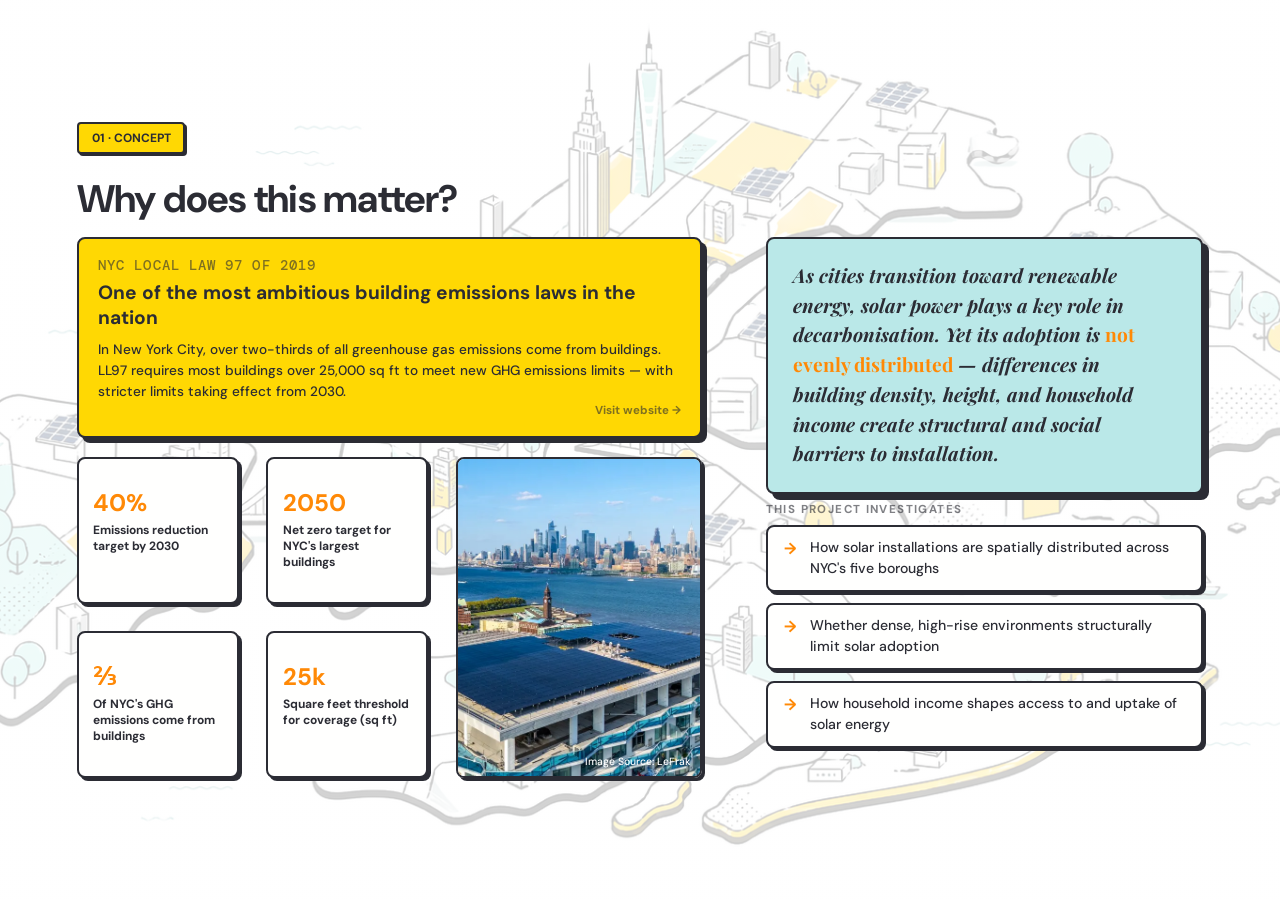
<file: 1concept.html>
<!DOCTYPE html>
<html lang="en">
<head>
  <meta charset="UTF-8" />
  <meta name="viewport" content="width=device-width, initial-scale=1.0" />
  <title>Motivation</title>
  <link rel="stylesheet" href="shared.css" />
  <style>
    html, body { height: 100%; overflow: hidden; }
    body {
      display: flex;
      align-items: center;
      background: linear-gradient(rgba(255, 255, 255, 0.8), rgba(255, 255, 255, 0.8)), url('images/nyc.png') center center / cover no-repeat;
    }

    .page-inner {
      width: 100%;
      max-width: 1400px;
      margin: 0 auto;
      padding: 0 6vw;
    }

    .page-header { margin-bottom: 1rem; }
    .page-header h2 { font-size: clamp(1.8rem, 3vw, 2.8rem); margin-top: 0.5rem; margin-bottom: 0; }

    /* ── MAIN LAYOUT ── */
    .motivation-grid {
      display: grid;
      grid-template-columns: 1fr 0.7fr;
      gap: 4rem;
      align-items: stretch;
    }

    /* ── LEFT: big statement + investigation points ── */
    .left-col { display: flex; flex-direction: column; gap: 1.2rem; justify-content: space-between; }

    .statement-block {
      border: 2.5px solid var(--headline);
      border-radius: 8px;
      background: var(--cyan-dark);
      padding: 1.4rem 1.6rem;
      box-shadow: 6px 6px 0px var(--headline);
    }
    .statement-block p {
      font-family: 'Playfair Display', serif;
      font-style: italic;
      font-weight: 700;
      font-size: clamp(1rem, 1.5vw, 1.25rem);
      line-height: 1.55;
    }
    .statement-block p em {
      color: var(--orange);
      font-style: normal;
    }

    .investigates-label {
      font-weight: 700;
      font-size: 0.72rem;
      letter-spacing: 0.12em;
      text-transform: uppercase;
      color: var(--headline);
      opacity: 0.6;
      margin-bottom: 0.5rem;
    }

    .inv-list { display: flex; flex-direction: column; gap: 0.7rem; }
    .inv-item {
      display: flex;
      align-items: flex-start;
      gap: 0.9rem;
      border: 2.5px solid var(--headline);
      border-radius: 8px;
      background: var(--bg);
      padding: 0.65rem 1rem;
      box-shadow: 3px 3px 0px var(--headline);
      transition: all 0.2s;
    }
    .inv-item:hover { transform: none; box-shadow: 3px 3px 0px var(--headline); cursor: default; }
    .inv-arrow {
      font-size: 1rem;
      color: var(--orange);
      font-weight: 700;
      flex-shrink: 0;
      margin-top: 1px;
    }
    .inv-item p {
      font-size: 0.88rem;
      font-weight: 500;
      line-height: 1.5;
      color: var(--headline);
    }

    /* ── RIGHT: LL97 block ── */
    .right-col { display: flex; flex-direction: column; gap: 0.5rem; }

    .ll97-header-block {
      border: 2.5px solid var(--headline);
      border-radius: 8px;
      background: var(--yellow);
      padding: 1rem 1.2rem;
      box-shadow: 5px 5px 0px var(--headline);
      cursor: pointer;
      transition: all 0.2s;
      display: block;
      text-decoration: none;
      position: relative;
    }
    .ll97-header-block:hover { transform: translate(-2px,-2px); box-shadow: 7px 7px 0px var(--headline); }
    .ll97-law-tag {
      font-family: 'DM Mono', monospace;
      font-weight: 500;
      font-size: 0.72rem;
      letter-spacing: 0.08em;
      text-transform: uppercase;
      color: var(--headline);
      opacity: 0.6;
      margin-bottom: 0.35rem;
    }
    .ll97-header-block h3 {
      font-size: clamp(1rem, 1.5vw, 1.2rem);
      font-weight: 700;
      color: var(--headline);
      line-height: 1.3;
      margin-bottom: 0.5rem;
    }
    .ll97-header-block p {
      font-size: 0.85rem;
      font-weight: 500;
      line-height: 1.55;
      color: var(--headline);
    }

    .ll97-bottom {
      display: grid;
      grid-template-columns: 1fr 0.7fr;
      gap: 1.7rem;
    }
    .ll97-stats-col {
      display: grid;
      grid-template-columns: 1fr 1fr;
      gap: 1.7rem;
    }
    .ll97-stat {
      border: 2.5px solid var(--headline);
      border-radius: 8px;
      background: var(--bg);
      padding: 2rem 0.9rem;
      box-shadow: 3px 3px 0px var(--headline);
    }
    .ll97-stat .stat-val {
      font-family: 'DM Sans', sans-serif;
      font-weight: 700;
      font-size: 1.5rem;
      color: var(--orange);
      line-height: 1;
      margin-bottom: 0.25rem;
    }
    .ll97-stat .stat-lbl {
      font-size: 0.75rem;
      font-weight: 700;
      color: var(--headline);
      line-height: 1.35;
    }

    .ll97-scope {
      border: 2.5px solid var(--headline);
      border-radius: 8px;
      box-shadow: 3px 3px 0px var(--headline);
      overflow: hidden;
      padding: 0;
    }
    .ll97-scope-label {
      font-weight: 700;
      font-size: 0.7rem;
      letter-spacing: 0.12em;
      text-transform: uppercase;
      color: var(--headline);
      opacity: 0.55;
      margin-bottom: 0.4rem;
    }
    .ll97-scope p {
      font-size: 0.83rem;
      font-weight: 500;
      line-height: 1.6;
      color: var(--headline);
    }
    .ll97-scope strong { font-weight: 700; }
  </style>
</head>
<body>
  <div class="page-inner">

    <div class="page-header">
      <div class="tag rv">01 · Concept</div>
      <h2 class="rv d1">Why does this matter?</h2>
    </div>

    <div class="motivation-grid">

      <!-- LEFT: LL97 -->
      <div class="left-col">

        <a class="ll97-header-block rv d1" href="https://www.nyc.gov/site/buildings/codes/ll97-greenhouse-gas-emissions-reductions.page" target="_blank">
          <p class="ll97-law-tag">NYC Local Law 97 of 2019</p>
          <h3>One of the most ambitious building emissions laws in the nation</h3>
          <p>In New York City, over two-thirds of all greenhouse gas emissions come from buildings. LL97 requires most buildings over 25,000 sq ft to meet new GHG emissions limits — with stricter limits taking effect from 2030.</p>
          <p style="font-size:0.72rem; font-weight:700; text-align:right; opacity:0.6;">Visit website →</p>
        </a>

        <div class="ll97-bottom rv d2">
          <div class="ll97-stats-col">
            <div class="ll97-stat">
              <div class="stat-val">40%</div>
              <div class="stat-lbl">Emissions reduction target by 2030</div>
            </div>
            <div class="ll97-stat">
              <div class="stat-val">2050</div>
              <div class="stat-lbl">Net zero target for NYC's largest buildings</div>
            </div>
            <div class="ll97-stat">
              <div class="stat-val">⅔</div>
              <div class="stat-lbl">Of NYC's GHG emissions come from buildings</div>
            </div>
            <div class="ll97-stat">
              <div class="stat-val">25k</div>
              <div class="stat-lbl">Square feet threshold for coverage (sq ft)</div>
            </div>
          </div>

          <div class="ll97-scope rv d3">
            <div style="position:relative; width:100%; height:100%;">
              <img src="images/The_Beach.webp" alt="Rooftop solar panels with NYC skyline" 
                   style="width:100%; height:100%; object-fit:cover; display:block;">
              <span style="position:absolute; bottom:8px; right:10px; 
                           font-size:0.65rem; font-weight:500; color:#ffffff;">
                Image Source: LeFrak
              </span>
            </div>
          </div>
        </div>

      </div>

      <!-- RIGHT: project background -->
      <div class="right-col">

        <div class="statement-block rv d1">
          <p>
            As cities transition toward renewable energy, solar power plays a key role in decarbonisation.
            Yet its adoption is <em>not evenly distributed</em> —
            differences in building density, height, and household income
            create structural and social barriers to installation.
          </p>
        </div>

        <div class="rv d2">
          <p class="investigates-label">This project investigates</p>
          <div class="inv-list">
            <div class="inv-item">
              <span class="inv-arrow">→</span>
              <p>How solar installations are spatially distributed across NYC's five boroughs</p>
            </div>
            <div class="inv-item">
              <span class="inv-arrow">→</span>
              <p>Whether dense, high-rise environments structurally limit solar adoption</p>
            </div>
            <div class="inv-item">
              <span class="inv-arrow">→</span>
              <p>How household income shapes access to and uptake of solar energy</p>
            </div>
          </div>
        </div>

      </div>
    </div>

  </div>

  <script>
    window.addEventListener('load', () => setTimeout(() => {
      document.querySelectorAll('.rv').forEach(e => e.classList.add('on'));
    }, 80));
    window.addEventListener('focus', () => {
      document.querySelectorAll('.rv').forEach(e => e.classList.add('on'));
    });
  </script>
</body>
</html>
</file>
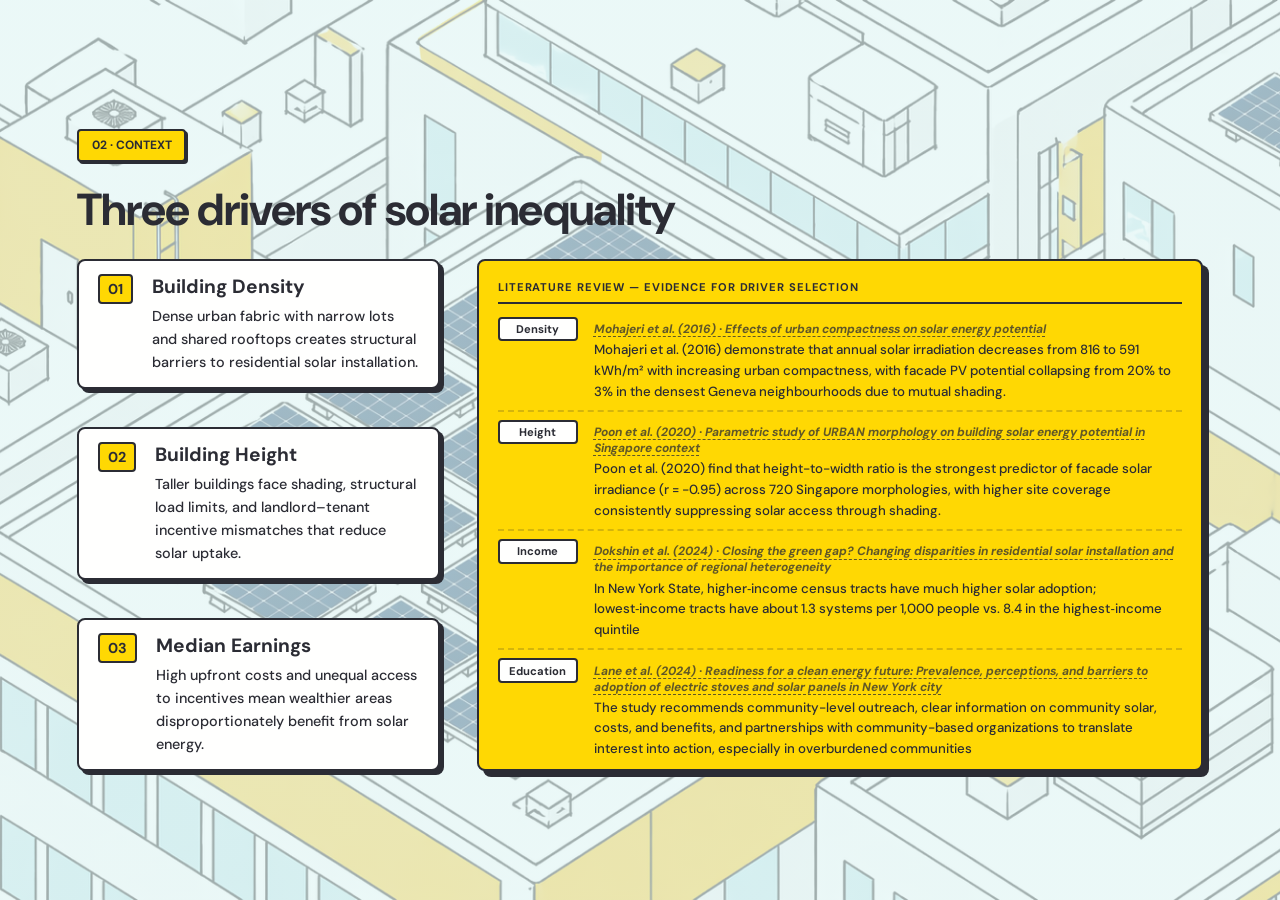
<file: 2context.html>
<!DOCTYPE html>
<html lang="en">
<head>
  <meta charset="UTF-8" />
  <meta name="viewport" content="width=device-width, initial-scale=1.0" />
  <title>Context</title>
  <link rel="stylesheet" href="shared.css" />
  <style>
    html, body { height: 100%; overflow: hidden; scrollbar-width: none; -ms-overflow-style: none; background: var(--cyan-light); }
    body::-webkit-scrollbar { display: none; }
    body { display: flex; align-items: center; padding: 40px 0; background: linear-gradient(rgba(227, 246, 245, 0.7), rgba(227, 246, 245, 0.7)), url('images/context.png') center center / cover no-repeat; }
    .page-inner { width: 100%; max-width: 1400px; margin: 0 auto; padding: 0 6vw; }
    .page-header { margin-bottom: 1.5rem; }
    .page-header h2 { font-size: clamp(2rem, 3.5vw, 3rem); margin-top: 0.5rem; margin-bottom: 0; }
    .concepts-grid { display: grid; grid-template-columns: 0.9fr 1.8fr; gap: 2.3rem; align-items: stretch; }
    .c-cards { display: flex; flex-direction: column; gap: 1.2rem; width: 100%; height: 100%; justify-content: space-between; }
    .c-card {
      border: 2.5px solid var(--headline);
      background: var(--bg);
      border-radius: 8px;
      padding: 0.8rem 1.2rem;
      display: flex;
      gap: 1.2rem;
      align-items: flex-start;
      box-shadow: 4px 4px 0px var(--headline);
      transition: all 0.2s;
      width: 100%;
    }
    .c-card:hover { transform: translate(-2px,-2px); box-shadow: 6px 6px 0px var(--headline); }
    .c-num {
      font-weight: 700; font-size: 0.9rem;
      color: var(--headline); background: var(--yellow);
      border: 2px solid var(--headline); border-radius: 4px;
      padding: 0.25rem 0.5rem; flex-shrink: 0;
    }
    .c-card h3 { font-size: 1.2rem; font-weight: 700; color: var(--headline); margin-bottom: 0.4rem; }
    .c-card p { font-size: 0.9rem; line-height: 1.6; font-weight: 500; }
    .rq-block {
      background: var(--yellow);
      border: 2.5px solid var(--headline);
      border-radius: 8px;
      padding: 1.2rem 1.2rem 0.6rem 1.2rem;
      box-shadow: 6px 6px 0px var(--headline);
    }
    .lit-label {
      font-weight: 700; font-size: 0.7rem; letter-spacing: 0.08em;
      text-transform: uppercase; color: var(--headline);
      border-bottom: 2px solid var(--headline);
      padding-bottom: 0.5rem; margin-bottom: 0.3rem;
    }
    .ctx-list { display: flex; flex-direction: column; gap: 0; }
    .ctx-row {
      display: flex; gap: 1rem; align-items: baseline;
      font-size: 0.85rem; font-weight: 500;
      padding: 0.5rem 0;
      border-bottom: 2px dashed rgba(43,44,52,0.2);
    }
    .ctx-row:last-child { border-bottom: none; padding-bottom: 0; }
    .ctx-tag {
      font-weight: 700; font-size: 0.7rem;
      background: var(--bg); border: 2px solid var(--headline);
      border-radius: 4px; color: var(--headline);
      padding: 0.2rem 0.5rem; flex-shrink: 0;
      min-width: 80px; text-align: center;
    }
    .lit-text { display: flex; flex-direction: column; gap: 0.2rem; }
    .lit-cite { font-style: italic; font-size: 0.75rem; font-weight: 700; opacity: 0.75; }
    .lit-cite a {
      color: var(--headline);
      text-decoration: underline;
      text-decoration-style: dashed;
      text-underline-offset: 3px;
    }
    .lit-cite a:hover {
      opacity: 0.6;
    }
    .lit-find { font-size: 0.83rem; line-height: 1.55; font-weight: 500; }
  </style>
</head>
<body>
  <div class="page-inner">
    <div class="page-header">
      <div class="tag rv">02 · Context</div>
      <h2 class="rv d1">Three drivers of solar inequality</h2>
    </div>
    <div class="concepts-grid">
      <div>
        <div class="c-cards">
          <div class="c-card rv d1"><span class="c-num">01</span><div><h3>Building Density</h3><p>Dense urban fabric with narrow lots and shared rooftops creates structural barriers to residential solar installation.</p></div></div>
          <div class="c-card rv d2"><span class="c-num">02</span><div><h3>Building Height</h3><p>Taller buildings face shading, structural load limits, and landlord–tenant incentive mismatches that reduce solar uptake.</p></div></div>
          <div class="c-card rv d3"><span class="c-num">03</span><div><h3>Median Earnings</h3><p>High upfront costs and unequal access to incentives mean wealthier areas disproportionately benefit from solar energy.</p></div></div>
        </div>
      </div>
      <div class="rq-block rv d1">
        <div class="lit-label">Literature Review — Evidence for Driver Selection</div>
        <div class="ctx-list">

          <div class="ctx-row">
            <span class="ctx-tag">Density</span>
            <div class="lit-text">
              <span class="lit-cite">
                <a href="http://dx.doi.org/10.1016/j.renene.2016.02.053"
                target="_blank">Mohajeri et al. (2016) · Effects of urban compactness on solar energy potential</a></span>
              <span class="lit-find">Mohajeri et al. (2016) demonstrate that annual solar irradiation decreases from 816 to 591 kWh/m² with increasing urban compactness, with facade PV potential collapsing from 20% to 3% in the densest Geneva neighbourhoods due to mutual shading.</span>
            </div>
          </div>

          <div class="ctx-row">
            <span class="ctx-tag">Height</span>
            <div class="lit-text">
              <span class="lit-cite">
                <a href="https://doi.org/10.1016/j.uclim.2020.100624"
                target="_blank">Poon et al. (2020) · Parametric study of URBAN morphology on building solar energy potential in Singapore context</a></span>
              <span class="lit-find">Poon et al. (2020) find that height-to-width ratio is the strongest predictor of facade solar irradiance (r = −0.95) across 720 Singapore morphologies, with higher site coverage consistently suppressing solar access through shading.</span>
            </div>
          </div>

          <div class="ctx-row">
            <span class="ctx-tag">Income</span>
            <div class="lit-text">
              <span class="lit-cite">
                <a href="https://doi.org/10.1016/j.erss.2023.103338"
                target="_blank">Dokshin et al. (2024) · Closing the green gap? Changing disparities in residential solar installation and the importance of regional heterogeneity</a></span>
              <span class="lit-find">In New York State, higher‑income census tracts have much higher solar adoption; lowest‑income tracts have about 1.3 systems per 1,000 people vs. 8.4 in the highest‑income quintile</span>
            </div>
          </div>

          <div class="ctx-row">
            <span class="ctx-tag">Education</span>
            <div class="lit-text">
              <span class="lit-cite">
                <a href="https://doi.org/10.1016/j.enpol.2024.114301"
                target="_blank">Lane et al. (2024) · Readiness for a clean energy future: Prevalence, perceptions, and barriers to adoption of electric stoves and solar panels in New York city</a></span>
              <span class="lit-find">The study recommends community-level outreach, clear information on community solar, costs, and benefits, and partnerships with community-based organizations to translate interest into action, especially in overburdened communities</span>
            </div>
          </div>

        </div>
      </div>
    </div>
  </div>
  <script>window.addEventListener('load', () => setTimeout(() => document.querySelectorAll('.rv').forEach(e => e.classList.add('on')), 80));</script>
</body>
</html>
</file>
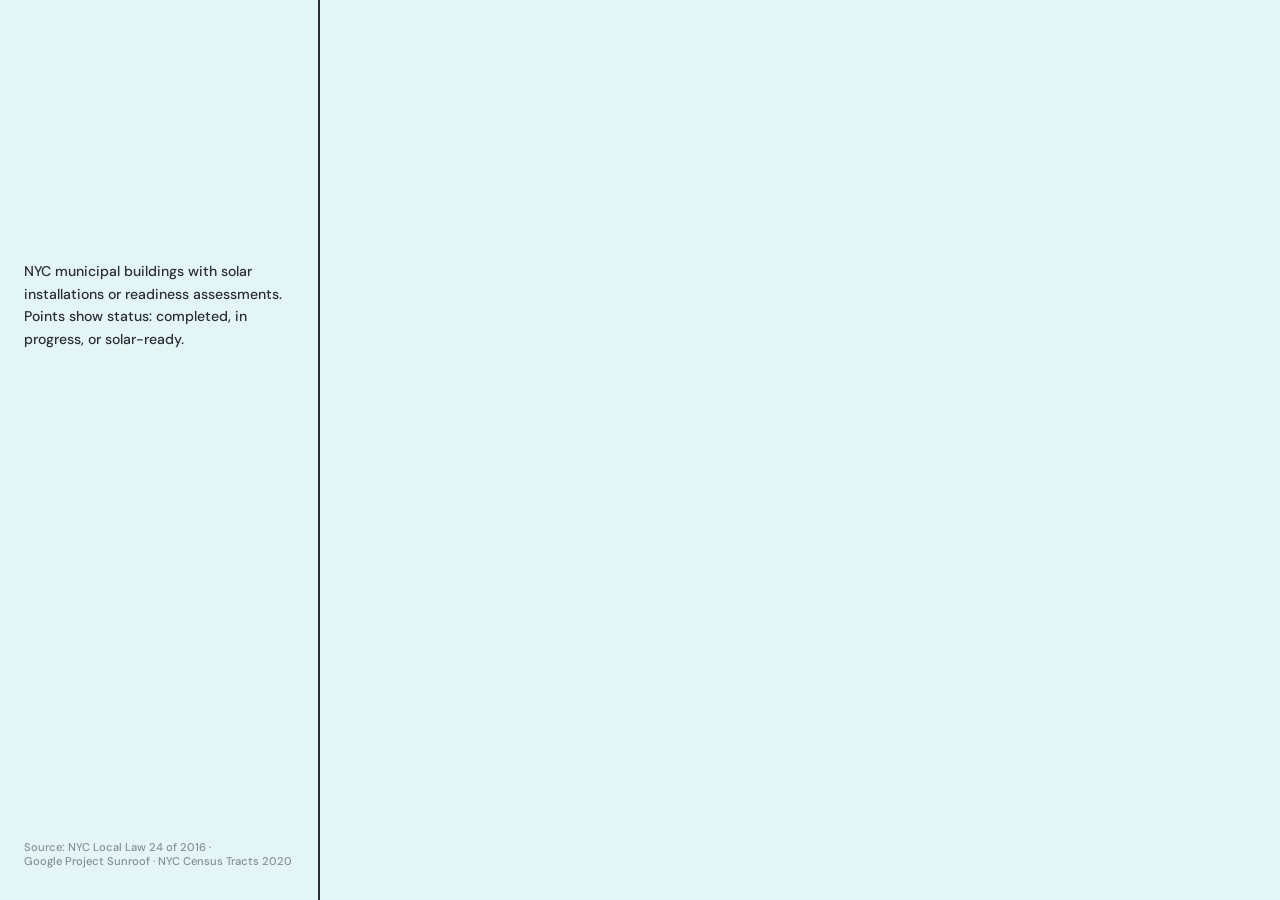
<file: 4solarmap.html>
<!DOCTYPE html>
<html lang="en">
<head>
  <meta charset="UTF-8" />
  <meta name="viewport" content="width=device-width, initial-scale=1.0" />
  <title>Solar Map</title>
  <link rel="stylesheet" href="shared.css" />
  <link href="https://api.mapbox.com/mapbox-gl-js/v3.3.0/mapbox-gl.css" rel="stylesheet" />
  <script src="https://api.mapbox.com/mapbox-gl-js/v3.3.0/mapbox-gl.js"></script>
  <style>
    html, body { height: 100%; overflow: hidden; background: var(--cyan-light); }
    body { display: flex; align-items: stretch; }

    /* ── LAYOUT ── */
    .smap-layout {
      display: grid;
      grid-template-columns: 320px 1fr;
      width: 100%; height: 100%;
    }

    /* ── LEFT PANEL ── */
    .smap-panel {
      padding: 2rem 1.5rem;
      display: flex;
      flex-direction: column;
      gap: 1.2rem;
      overflow-y: auto;
      border-right: 2.5px solid var(--headline);
      background: var(--cyan-light);
    }
    .smap-panel h2 { font-size: 1.6rem; line-height: 1.15; }

    /* Layer toggle */
    .layer-group { display: flex; flex-direction: column; gap: 0.5rem; }
    .layer-label {
      font-weight: 700; font-size: 0.72rem;
      text-transform: uppercase; letter-spacing: 0.08em;
      color: var(--headline); margin-bottom: 0.2rem;
    }
    .t-btn {
      font-weight: 700; font-size: 0.8rem;
      padding: 0.65rem 1rem;
      border: 2px solid var(--headline); border-radius: 6px;
      color: var(--headline); background: var(--bg);
      cursor: pointer; text-align: left; transition: all 0.18s;
      display: flex; align-items: center; gap: 0.6rem;
    }
    .t-btn:hover { background: var(--cyan-dark); }
    .t-btn.active {
      background: var(--yellow);
      box-shadow: 3px 3px 0px var(--headline);
      transform: translateX(3px);
    }
    .t-dot {
      width: 12px; height: 12px;
      border-radius: 50%; border: 2px solid var(--headline);
      flex-shrink: 0;
    }

    /* Legend */
    .legend-box {
      background: var(--bg); border: 2px solid var(--headline);
      border-radius: 8px; padding: 1rem;
      box-shadow: 3px 3px 0px var(--headline);
    }
    .legend-title { font-weight: 700; font-size: 0.72rem; text-transform: uppercase; margin-bottom: 0.75rem; }
    .legend-bar {
      height: 12px; border-radius: 3px; border: 1.5px solid var(--headline);
      margin-bottom: 0.4rem;
    }
    .legend-labels { display: flex; justify-content: space-between; font-size: 0.72rem; font-weight: 700; }
    .legend-steps { display: flex; flex-direction: column; gap: 0.4rem; }
    .legend-step { display: flex; align-items: center; gap: 0.6rem; font-size: 0.78rem; font-weight: 500; }
    .legend-swatch { width: 20px; height: 20px; border-radius: 50%; border: 1.5px solid var(--headline); flex-shrink: 0; }
    .legend-circle-row { display: flex; align-items: center; gap: 0.6rem; font-size: 0.78rem; font-weight: 500; margin: 0.3rem 0; }

    /* Tooltip popup */
    .mapboxgl-popup-content {
      font-family: 'DM Sans', sans-serif;
      font-size: 0.82rem;
      font-weight: 500;
      border: 2px solid var(--headline);
      border-radius: 8px;
      box-shadow: 4px 4px 0px var(--headline);
      padding: 0.9rem 1.1rem;
      min-width: 200px;
    }
    .popup-title { font-weight: 700; font-size: 0.9rem; margin-bottom: 0.5rem; border-bottom: 2px solid var(--headline); padding-bottom: 0.4rem; }
    .popup-row { display: flex; justify-content: space-between; gap: 1rem; padding: 0.2rem 0; }
    .popup-val { font-weight: 700; color: var(--orange); }
    .mapboxgl-popup-close-button {
      right: 8px; top: 8px;
      font-size: 1.1rem; line-height: 1; padding: 2px 6px;
    }

    /* ── MAP ── */
    #map { flex: 1; width: 100%; }
    .mapboxgl-ctrl-attrib { font-size: 0.65rem !important; }
  </style>
</head>
<body>
<div class="smap-layout">

  <!-- LEFT PANEL -->
  <div class="smap-panel">
    <div>
      <div class="tag rv">04 · Solar Map</div>
      <h2 class="rv d1">Solar distribution<br>across NYC</h2>
      <p class="rv d2" style="font-size:0.88rem; line-height:1.6; font-weight:500;">
        NYC municipal solar installations and Project Sunroof census-tract data. Toggle between layers to explore different dimensions of NYC's solar landscape.
      </p>
      <p id="layer-desc" style="font-size:0.88rem; line-height:1.6; font-weight:500;">
        NYC municipal buildings with solar installations or readiness assessments. Points show status: completed, in progress, or solar-ready.
      </p>
    </div>

    <!-- Layer selector -->
    <div class="layer-group rv d3">
      <div class="layer-label">View layer</div>
      <button class="t-btn active" data-layer="status">
        <span class="t-dot" style="background:#ff8906;"></span>
        Municipal installations
      </button>
      <button class="t-btn" data-layer="production">
        <span class="t-dot" style="background:#f7c948;"></span>
        Annual production (kWh)
      </button>
      <button class="t-btn" data-layer="qualified">
        <span class="t-dot" style="background:#74c476;"></span>
        % Roof area qualified
      </button>
      <button class="t-btn" data-layer="sunlight">
        <span class="t-dot" style="background:#bae8e8;"></span>
        Annual sunlight (kWh)
      </button>
    </div>

    <!-- Legend -->
    <div class="legend-box rv d4" id="legend-box">
      <div class="legend-title" id="legend-title">Municipal Solar Status</div>
      <div id="legend-content"></div>
    </div>

    <p style="font-size:0.7rem; font-weight:500; color:var(--headline); opacity:0.5; margin-top:auto;">
      Source: NYC Local Law 24 of 2016 ·<br>Google Project Sunroof · NYC Census Tracts 2020
    </p>
  </div>

  <!-- MAP -->
  <div id="map"></div>
</div>

<script>
  // ── CONFIG ──────────────────────────────────────────────
  mapboxgl.accessToken = 'pk.eyJ1IjoiamllNDIwIiwiYSI6ImNtbGVrZGRtdzFkdG8zZnF1YWh2NmQxeXoifQ.xOUynY51_9IOQhcyo-Uh4A';

  const map = new mapboxgl.Map({
    container: 'map',
    style: 'mapbox://styles/mapbox/light-v11',
    center: [-73.97, 40.71],
    zoom: 10,
    minZoom: 9,
    maxZoom: 15,
  });

  map.addControl(new mapboxgl.NavigationControl(), 'bottom-right');

  // ── LAYER DEFINITIONS ────────────────────────────────────
  const layers = {
    status: {
      label: 'Municipal Solar Status',
      desc: 'NYC municipal buildings with solar installations or readiness assessments. Points show status: completed, in progress, or solar-ready.',
      legendType: 'dots',
      labels: ['Completed', 'In Progress', 'Solar Ready'],
      colors: ['#ff8906', '#3db87a', '#78cfd4'],
    },
    production: {
      label: 'Estimated Annual Production (kWh)',
      desc: 'Estimated annual solar energy production for each municipal building. Larger and darker circles indicate higher output.',
      legendType: 'bubbles',
      labels: ['< 50k kWh', '150k kWh', '300k+ kWh'],
      colors: ['#ffffcc', '#fd8d3c', '#800026'],
    },
    qualified: {
      label: '% Roof Area Solar-Qualified',
      desc: 'Percentage of rooftop area with sufficient size and sunlight to support solar panels, regardless of whether panels are installed.',
      property: 'percent_qualified',
      stops: [0, 50, 65, 75, 85, 100],
      colors: ['#f7fcf5','#c7e9c0','#74c476','#31a354','#006d2c','#00441b'],
      legendType: 'gradient',
      labels: ['0%', '50%', '100%'],
    },
    sunlight: {
      label: 'Annual Sunlight (kWh median)',
      desc: 'Median annual solar energy generation potential per tract, based on roof orientation and local sunlight conditions.',
      property: 'yearly_sunlight_kwh',
      stops: [0, 8000, 10000, 12000, 14000, 17000],
      colors: ['#ffffd9','#edf8b1','#c7e9b4','#41b6c4','#1d91c0','#0c2c84'],
      legendType: 'gradient',
      labels: ['<8k kWh', '12k kWh', '17k+ kWh'],
    },
  };

  let currentLayer = 'status';
  let popup = null;

  // ── MAP LOAD ─────────────────────────────────────────────
  map.on('load', () => {

    // Project Sunroof census tract choropleth
    map.addSource('solar', {
      type: 'geojson',
      data: 'data/nyc_solar.geojson',
    });

    // Borough boundaries
    map.addSource('boroughs', {
      type: 'geojson',
      data: 'data/nyc_boroughs.geojson',
    });

    // Borough label points
    map.addSource('borough-points', {
      type: 'geojson',
      data: {
        type: 'FeatureCollection',
        features: [
          { type: 'Feature', geometry: { type: 'Point', coordinates: [-73.977, 40.760] }, properties: { boroname: 'MANHATTAN' } },
          { type: 'Feature', geometry: { type: 'Point', coordinates: [-73.867, 40.853] }, properties: { boroname: 'BRONX' } },
          { type: 'Feature', geometry: { type: 'Point', coordinates: [-73.950, 40.645] }, properties: { boroname: 'BROOKLYN' } },
          { type: 'Feature', geometry: { type: 'Point', coordinates: [-73.820, 40.706] }, properties: { boroname: 'QUEENS' } },
          { type: 'Feature', geometry: { type: 'Point', coordinates: [-74.153, 40.581] }, properties: { boroname: 'STATEN ISLAND' } },
        ]
      }
    });

    // Municipal solar point data
    map.addSource('municipal', {
      type: 'geojson',
      data: 'data/nyc_municipal_solar.geojson',
    });

    // ── Choropleth fill (qualified / sunlight) ──
    map.addLayer({
      id: 'solar-fill',
      type: 'fill',
      source: 'solar',
      layout: { visibility: 'none' },
      paint: {
        'fill-color': buildColorExpr('qualified'),
        'fill-opacity': 0.82,
      },
    });

    map.addLayer({
      id: 'solar-outline',
      type: 'line',
      source: 'solar',
      layout: { visibility: 'none' },
      paint: {
        'line-color': '#2b2c34',
        'line-width': 0.2,
        'line-opacity': 0.18,
      },
    });

    map.addLayer({
      id: 'solar-hover',
      type: 'fill',
      source: 'solar',
      layout: { visibility: 'none' },
      paint: {
        'fill-color': '#2b2c34',
        'fill-opacity': ['case', ['boolean', ['feature-state', 'hover'], false], 0.15, 0],
      },
    });

    // ── Municipal status dots ──
    map.addLayer({
      id: 'municipal-status',
      type: 'circle',
      source: 'municipal',
      layout: { visibility: 'visible' },
      paint: {
        'circle-radius': 5,
        'circle-color': [
          'match', ['get', 'status'],
          'Completed',   '#ff8906',
          'In Progress', '#3db87a',
          'Solar Ready', '#78cfd4',
          '#cccccc'
        ],
        'circle-stroke-color': '#2b2c34',
        'circle-stroke-width': 0.6,
        'circle-opacity': 1,
      },
    });

    // ── Annual production bubbles ──
    map.addLayer({
      id: 'municipal-production',
      type: 'circle',
      source: 'municipal',
      filter: ['>', ['get', 'production'], 0],
      layout: { visibility: 'none' },
      paint: {
        'circle-radius': [
          'interpolate', ['linear'], ['get', 'production'],
          0,       2,
          50000,   4,
          150000,  7,
          300000,  10,
          600000,  14,
          1000000, 18,
        ],
        'circle-color': [
          'interpolate', ['linear'], ['get', 'production'],
          0,       '#fff176',
          100000,  '#ffb300',
          300000,  '#e65100',
          600000,  '#b71c1c',
        ],
        'circle-stroke-color': '#2b2c34',
        'circle-stroke-width': 0.5,
        'circle-opacity': 0.78,
      },
    });

    // ── Borough boundary ──
    map.addLayer({
      id: 'borough-outline',
      type: 'line',
      source: 'boroughs',
      paint: {
        'line-color': '#2b2c34',
        'line-width': 1.2,
        'line-opacity': 0.7,
      },
    });

    // ── Borough name labels ──
    map.addLayer({
      id: 'borough-labels',
      type: 'symbol',
      source: 'borough-points',
      layout: {
        'text-field': ['get', 'boroname'],
        'text-font': ['DIN Pro Bold', 'Arial Unicode MS Bold'],
        'text-size': 13,
        'text-letter-spacing': 0.12,
        'text-allow-overlap': true,
      },
      paint: {
        'text-color': '#aaaaaa',
        'text-halo-color': 'rgba(255,255,255,0.7)',
        'text-halo-width': 2,
      },
    });

    renderLegend('status');
    setupInteractions();
  });

  // ── COLOR EXPRESSION (choropleth) ────────────────────────
  function buildColorExpr(layerKey) {
    const { property, stops, colors } = layers[layerKey];
    const step = ['step', ['get', property], colors[0]];
    for (let i = 1; i < stops.length; i++) {
      step.push(stops[i], colors[i]);
    }
    return ['case', ['==', ['get', property], null], '#e0e0e0', step];
  }

  // ── SWITCH LAYER ─────────────────────────────────────────
  function switchLayer(layerKey) {
    currentLayer = layerKey;
    const isChoropleth = layerKey === 'qualified' || layerKey === 'sunlight';

    // Show/hide choropleth layers
    ['solar-fill', 'solar-outline', 'solar-hover'].forEach(id => {
      map.setLayoutProperty(id, 'visibility', isChoropleth ? 'visible' : 'none');
    });

    // Update choropleth color
    if (isChoropleth) {
      map.setPaintProperty('solar-fill', 'fill-color', buildColorExpr(layerKey));
    }

    // Show/hide point layers
    map.setLayoutProperty('municipal-status',     'visibility', layerKey === 'status'     ? 'visible' : 'none');
    map.setLayoutProperty('municipal-production', 'visibility', layerKey === 'production' ? 'visible' : 'none');

    renderLegend(layerKey);
    document.getElementById('layer-desc').textContent = layers[layerKey].desc;
    document.querySelectorAll('.t-btn').forEach(b => {
      b.classList.toggle('active', b.dataset.layer === layerKey);
    });
  }

  // ── LEGEND ───────────────────────────────────────────────
  function renderLegend(layerKey) {
    const lyr = layers[layerKey];
    document.getElementById('legend-title').textContent = lyr.label;
    const el = document.getElementById('legend-content');

    if (lyr.legendType === 'gradient') {
      const grad = `linear-gradient(to right, ${lyr.colors.join(',')})`;
      el.innerHTML = `
        <div class="legend-bar" style="background:${grad};"></div>
        <div class="legend-labels">
          ${lyr.labels.map(l => `<span>${l}</span>`).join('')}
        </div>`;

    } else if (lyr.legendType === 'dots') {
      // Solid colored circles for status
      el.innerHTML = `<div class="legend-steps">
        ${lyr.labels.map((label, i) => `
          <div class="legend-step">
            <div class="legend-swatch" style="background:${lyr.colors[i]};"></div>
            <span>${label}</span>
          </div>`).join('')}
      </div>`;

    } else if (lyr.legendType === 'bubbles') {
      // Sized + colored circles for production
      const sizes = [8, 14, 20];
      el.innerHTML = `
        <div style="display:flex; align-items:flex-end; gap:1rem; margin-bottom:0.5rem;">
          ${lyr.labels.map((label, i) => `
            <div style="display:flex;flex-direction:column;align-items:center;gap:0.3rem;">
              <div style="
                width:${sizes[i]}px;height:${sizes[i]}px;
                border-radius:50%;
                background:${lyr.colors[i]};
                border:1.5px solid #2b2c34;
              "></div>
              <span style="font-size:0.68rem;font-weight:700;text-align:center;">${label}</span>
            </div>`).join('')}
        </div>`;
    }
  }

  // ── INTERACTIONS ─────────────────────────────────────────
  function setupInteractions() {
    let hoveredId = null;

    // Choropleth hover
    map.on('mousemove', 'solar-fill', e => {
      map.getCanvas().style.cursor = 'pointer';
      if (hoveredId !== null) map.setFeatureState({ source: 'solar', id: hoveredId }, { hover: false });
      hoveredId = e.features[0].id;
      map.setFeatureState({ source: 'solar', id: hoveredId }, { hover: true });
    });
    map.on('mouseleave', 'solar-fill', () => {
      map.getCanvas().style.cursor = '';
      if (hoveredId !== null) map.setFeatureState({ source: 'solar', id: hoveredId }, { hover: false });
      hoveredId = null;
    });

    // Choropleth click popup
    map.on('click', 'solar-fill', e => {
      const p = e.features[0].properties;
      if (popup) popup.remove();
      const pq  = p.percent_qualified != null ? p.percent_qualified + '%' : 'N/A';
      const sun = p.yearly_sunlight_kwh != null ? Math.round(p.yearly_sunlight_kwh).toLocaleString() + ' kWh' : 'N/A';
      const carbon = p.carbon_offset != null ? Math.round(p.carbon_offset).toLocaleString() + ' t' : 'N/A';
      popup = new mapboxgl.Popup({ closeButton: true, maxWidth: '260px' })
        .setLngLat(e.lngLat)
        .setHTML(`
          <div class="popup-title">${p.ntaname ?? ''}</div>
          <div style="font-size:0.75rem;opacity:0.6;margin-bottom:0.5rem;">${p.boroname ?? ''}</div>
          <div class="popup-row"><span>Roof % qualified</span><span class="popup-val">${pq}</span></div>
          <div class="popup-row"><span>Annual sunlight</span><span class="popup-val">${sun}</span></div>
          <div class="popup-row"><span>Carbon offset pot.</span><span class="popup-val">${carbon}</span></div>
        `)
        .addTo(map);
    });

    // Municipal point hover cursor
    ['municipal-status', 'municipal-production'].forEach(layerId => {
      map.on('mouseenter', layerId, () => map.getCanvas().style.cursor = 'pointer');
      map.on('mouseleave', layerId, () => map.getCanvas().style.cursor = '');
    });

    // Municipal point click popup
    function showMunicipalPopup(e) {
      const p = e.features[0].properties;
      if (popup) popup.remove();
      const prod = p.production ? Number(p.production).toLocaleString() + ' kWh' : 'N/A';
      const statusColors = { 'Completed': '#ff8906', 'In Progress': '#74c476', 'Solar Ready': '#bae8e8' };
      const dot = `<span style="display:inline-block;width:10px;height:10px;border-radius:50%;background:${statusColors[p.status] ?? '#ccc'};border:1px solid #2b2c34;margin-right:4px;"></span>`;
      popup = new mapboxgl.Popup({ closeButton: true, maxWidth: '280px' })
        .setLngLat(e.lngLat)
        .setHTML(`
          <div class="popup-title">${p.site}</div>
          <div style="font-size:0.75rem;opacity:0.6;margin-bottom:0.5rem;">${p.agency} · ${p.borough}</div>
          <div class="popup-row"><span>Status</span><span class="popup-val">${dot}${p.status}</span></div>
          <div class="popup-row"><span>Annual production</span><span class="popup-val">${prod}</span></div>
          <div class="popup-row"><span>Address</span><span style="font-size:0.75rem;font-weight:600;max-width:140px;text-align:right;">${p.address}</span></div>
          <div class="popup-row"><span>Neighborhood</span><span style="font-size:0.75rem;font-weight:600;max-width:140px;text-align:right;">${p.nta}</span></div>
        `)
        .addTo(map);
    }

    map.on('click', 'municipal-status',     showMunicipalPopup);
    map.on('click', 'municipal-production', showMunicipalPopup);
  }

  // ── BUTTON CLICK ─────────────────────────────────────────
  document.querySelectorAll('.t-btn').forEach(btn => {
    btn.addEventListener('click', () => switchLayer(btn.dataset.layer));
  });

  // ── REVEAL ANIMATION ─────────────────────────────────────
  window.addEventListener('load', () =>
    setTimeout(() => document.querySelectorAll('.rv').forEach(e => e.classList.add('on')), 80)
  );
</script>
</body>
</html>
</file>
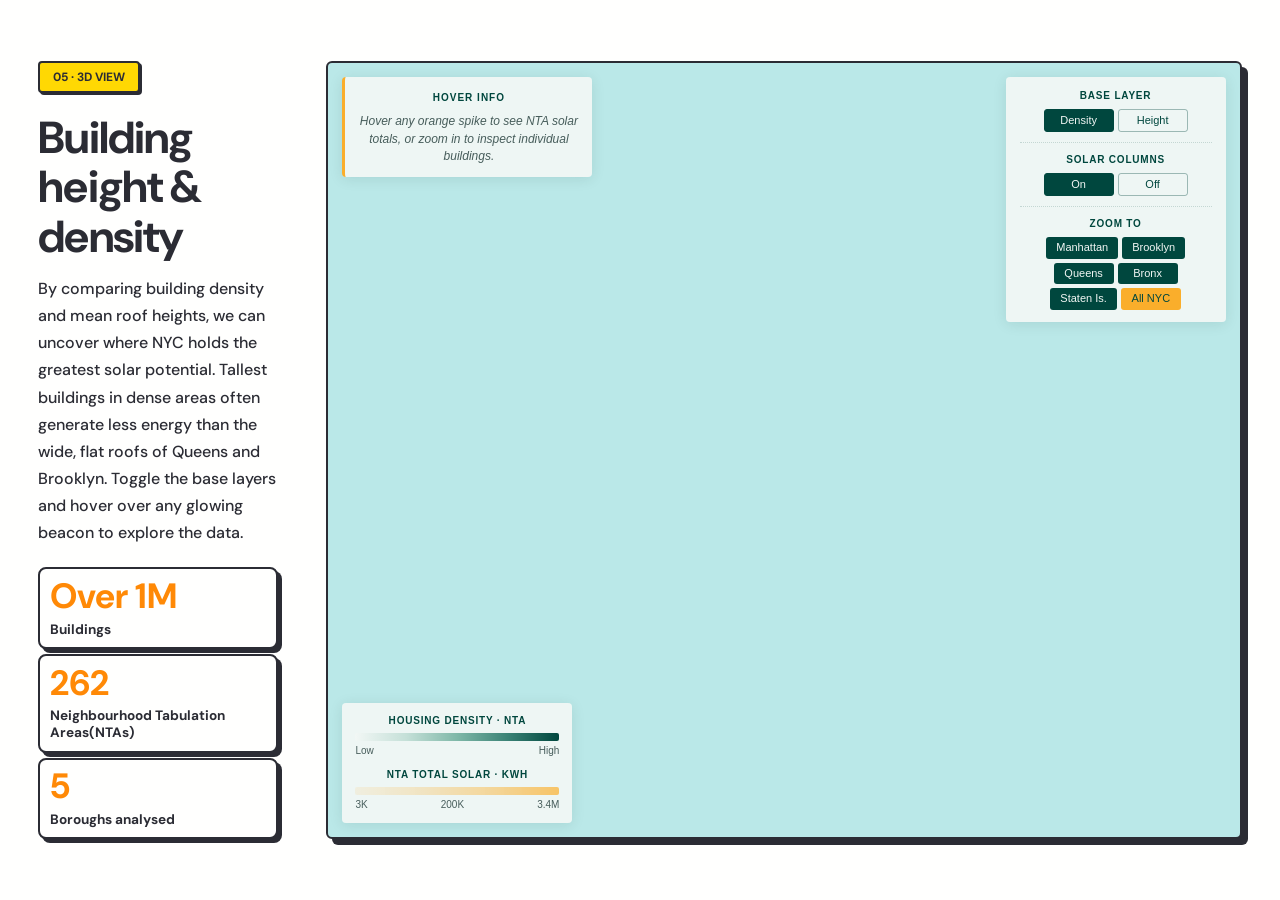
<file: 5map3d.html>
<!DOCTYPE html>
<html lang="en">
<head>
  <meta charset="UTF-8" />
  <meta name="viewport" content="width=device-width, initial-scale=1.0" />
  <title>3D View · NYC Density &amp; Solar</title>
  <link rel="stylesheet" href="shared.css" />
  <script src="https://api.tiles.mapbox.com/mapbox-gl-js/v3.3.0/mapbox-gl.js"></script>
  <link href="https://api.tiles.mapbox.com/mapbox-gl-js/v3.3.0/mapbox-gl.css" rel="stylesheet" />
  <style>
    html, body { height: 100%; overflow: hidden; scrollbar-width: none; -ms-overflow-style: none; }
    body::-webkit-scrollbar { display: none; }
    body { display: flex; align-items: center; padding: 40px 0; }
    .page-inner { width: 100%; max-width: 1600px; margin: 0 auto; padding: 0 3vw; }
    .map3d-grid { display: grid; grid-template-columns: 240px 1fr; gap: 3rem; align-items: start; }
    .map3d-stats { display: flex; flex-direction: column; gap: 0.3rem; align-self: start; }
    .map3d-stats .tag { align-self: flex-start; width: auto; }
    .lead { max-width: 100%; }
    .ph { width: 100%; height: 100% !important; margin: 0; position: relative; overflow: hidden; border-radius: 6px; }
    .stat-item { flex: 0 0 auto; min-height: 40px; padding: 0.6rem; margin-bottom: 0; }

    #map { position: absolute; inset: 0; }

    .map-info {
      position: absolute; top: 14px; left: 14px; z-index: 3;
      width: 250px; padding: 12px 14px;
      background: rgba(242, 247, 245, 0.94);
      backdrop-filter: blur(10px); -webkit-backdrop-filter: blur(10px);
      border-left: 3px solid #faae2b; border-radius: 4px;
      font: 12px/1.45 -apple-system, BlinkMacSystemFont, 'Segoe UI', sans-serif;
      color: #475d5b;
      box-shadow: 0 2px 14px rgba(0, 51, 44, 0.10);
      pointer-events: none;
    }
    .map-info .info-tag {
      display: inline-block; font-size: 10px; font-weight: 700;
      letter-spacing: 0.1em; text-transform: uppercase;
      color: #00473e; margin-bottom: 8px;
    }
    .map-info .info-name {
      font-size: 14px; font-weight: 600; color: #00473e;
      margin-bottom: 8px; line-height: 1.3;
    }
    .map-info .info-row {
      display: flex; justify-content: space-between; gap: 12px;
      padding: 3px 0; border-top: 1px dotted rgba(0, 71, 62, 0.15);
    }
    .map-info .info-row:first-of-type { border-top: none; }
    .map-info .info-row strong { color: #00473e; font-weight: 600; text-align: right; }
    .map-info .info-hint { font-style: italic; color: #475d5b; margin: 0; }

    .map-legend {
      position: absolute; bottom: 14px; left: 14px; z-index: 3;
      width: 230px; padding: 11px 13px;
      background: rgba(242, 247, 245, 0.94);
      backdrop-filter: blur(10px); -webkit-backdrop-filter: blur(10px);
      border-radius: 4px;
      font: 11px/1.4 -apple-system, BlinkMacSystemFont, 'Segoe UI', sans-serif;
      color: #00473e;
      box-shadow: 0 2px 14px rgba(0, 51, 44, 0.10);
    }
    .legend-section { margin-bottom: 10px; }
    .legend-section:last-child { margin-bottom: 0; }
    .legend-title {
      font-size: 10px; font-weight: 700;
      letter-spacing: 0.08em; text-transform: uppercase;
      margin-bottom: 5px;
    }
    .legend-bar { height: 8px; border-radius: 2px; margin-bottom: 3px; }
    .legend-bar.density { background: linear-gradient(to right, #f2f7f5, #c5e0d8, #7fb8a8, #3a8275, #00473e); }
    .legend-bar.height  { background: linear-gradient(to right, #eef3f7, #b8d3e2, #5a93b8, #1d5a7d, #0a2f4a); }
    .legend-bar.solar   { background: linear-gradient(to right, rgba(250,174,43,0.10), rgba(250,174,43,0.25), rgba(250,174,43,0.45), rgba(250,174,43,0.70)); }
    .legend-scale { display: flex; justify-content: space-between; font-size: 10px; color: #475d5b; }
    .map-legend .legend-section.is-density { display: block; }
    .map-legend .legend-section.is-height  { display: none; }
    .map-legend.height-mode .legend-section.is-density { display: none; }
    .map-legend.height-mode .legend-section.is-height  { display: block; }

    .city-nav {
      position: absolute; top: 14px; right: 14px; z-index: 3;
      width: 220px;
      padding: 12px 14px;
      background: rgba(242, 247, 245, 0.94);
      backdrop-filter: blur(10px); -webkit-backdrop-filter: blur(10px);
      border-radius: 4px;
      font: 11px/1.4 -apple-system, BlinkMacSystemFont, 'Segoe UI', sans-serif;
      box-shadow: 0 2px 14px rgba(0, 51, 44, 0.10);
      text-align: center;
    }
    .city-nav .nav-section { display: flex; flex-direction: column; align-items: center; }
    .city-nav .nav-row { display: flex; flex-wrap: wrap; justify-content: center; gap: 4px; }
    .city-nav .nav-title {
      font-size: 10px; font-weight: 700;
      letter-spacing: 0.08em; text-transform: uppercase;
      color: #00473e; margin-bottom: 6px;
      text-align: center;
    }
    .city-nav a {
      display: inline-block; padding: 3px 10px; margin: 0;
      min-width: 60px;
      background: #00473e; color: #f2f7f5;
      text-decoration: none; border-radius: 3px;
      cursor: pointer; transition: background .15s, color .15s;
      text-align: center; box-sizing: border-box;
    }
    .city-nav a:hover, .city-nav a.is-active { background: #faae2b; color: #00473e; }

    .city-nav .nav-section + .nav-section { margin-top: 10px; padding-top: 10px; border-top: 1px dotted rgba(0, 71, 62, 0.18); width: 100%; }
    .view-btn {
      display: inline-block; padding: 3px 10px; margin: 0;
      min-width: 70px;
      background: transparent; color: #00473e;
      border: 1px solid rgba(0, 71, 62, 0.35);
      border-radius: 3px;
      font: inherit; cursor: pointer;
      transition: background .15s, color .15s, border-color .15s;
      text-align: center; box-sizing: border-box;
    }
    .view-btn:hover { border-color: #faae2b; }
    .view-btn.is-active {
      background: #00473e; color: #f2f7f5; border-color: #00473e;
    }

    .mapboxgl-ctrl-group { background: rgba(242, 247, 245, 0.94) !important; }
  </style>
</head>
<body>
  <div class="page-inner">
    <div class="map3d-grid">
      <div class="map3d-stats">
        <div class="tag rv">05 · 3D View</div>
        <h2 class="rv d1">Building height &amp; density</h2>
        <p class="lead rv d2" style="font-size:1rem; margin-bottom:1rem;">By comparing building density and mean roof heights, we can uncover where NYC holds the greatest solar potential. Tallest buildings in dense areas often generate less energy than the wide, flat roofs of Queens and Brooklyn. Toggle the base layers and hover over any glowing beacon to explore the data.</p>

        <div class="stat-item rv d2"><div class="stat-val">Over 1M</div><div class="stat-lbl">Buildings</div></div>
        <div class="stat-item rv d3"><div class="stat-val">262</div><div class="stat-lbl">Neighbourhood Tabulation Areas(NTAs)</div></div>
        <div class="stat-item rv d4"><div class="stat-val">5</div><div class="stat-lbl">Boroughs analysed</div></div>
      </div>

      <div class="ph rv d1" style="height:78vh;">
        <div id="map"></div>

        <div class="map-info" id="info-panel">
          <span class="info-tag">Hover info</span>
          <div id="info-body">
            <p class="info-hint">Hover any orange spike to see NTA solar totals, or zoom in to inspect individual buildings.</p>
          </div>
        </div>

        <div class="city-nav">
          <div class="nav-section">
            <div class="nav-title">Base layer</div>
            <div class="nav-row">
              <button type="button" class="view-btn is-active" data-view="density">Density</button>
              <button type="button" class="view-btn" data-view="height">Height</button>
            </div>
          </div>
          <div class="nav-section">
            <div class="nav-title">Solar columns</div>
            <div class="nav-row">
              <button type="button" class="view-btn is-active" data-solar="on">On</button>
              <button type="button" class="view-btn" data-solar="off">Off</button>
            </div>
          </div>
          <div class="nav-section">
            <div class="nav-title">Zoom to</div>
            <div class="nav-row">
              <a href="#" data-city="manhattan">Manhattan</a>
              <a href="#" data-city="brooklyn">Brooklyn</a>
              <a href="#" data-city="queens">Queens</a>
              <a href="#" data-city="bronx">Bronx</a>
              <a href="#" data-city="staten">Staten Is.</a>
              <a href="#" data-city="overview" class="is-active">All NYC</a>
            </div>
          </div>
        </div>

        <div class="map-legend" id="map-legend">
          <div class="legend-section is-density">
            <div class="legend-title">Housing density · NTA</div>
            <div class="legend-bar density"></div>
            <div class="legend-scale"><span>Low</span><span>High</span></div>
          </div>
          <div class="legend-section is-height">
            <div class="legend-title">Mean roof height · NTA</div>
            <div class="legend-bar height"></div>
            <div class="legend-scale"><span>13 ft</span><span>187 ft</span></div>
          </div>
          <div class="legend-section">
            <div class="legend-title">NTA total solar · kWh</div>
            <div class="legend-bar solar"></div>
            <div class="legend-scale"><span>3K</span><span>200K</span><span>3.4M</span></div>
          </div>
        </div>
      </div>
    </div>
  </div>

  <script>window.addEventListener('load', () => setTimeout(() => document.querySelectorAll('.rv').forEach(e => e.classList.add('on')), 80));</script>

  <script>
    
    const CFG = {
      token: 'pk.eyJ1IjoieXV0b25nY2hlbiIsImEiOiJjbWxqYnBwNmcwYXQyM2dxd3g3dXBqdHA5In0.SXMIkxHoQVrx6-FkQO8PSg',

      ntaTilesetUrl:    'mapbox://yutongchen.1ixhsbj8',
      ntaSourceLayer:   'NTA_Density-9c270s',

      ntaHeightTilesetUrl:  'mapbox://yutongchen.5m1bqiei',
      ntaHeightSourceLayer: 'NTA_Final-21tp3c',

      solarBufferTilesetUrl:  'mapbox://yutongchen.93hy3eja',
      solarBufferSourceLayer: 'Buffer-5bqe74',

      bldgTilesetUrl:   'mapbox://yutongchen.8qpa93ak',
      bldgSourceLayer:  'Footprint_Solar',

      debug: true
    };

    mapboxgl.accessToken = CFG.token;

    const map = new mapboxgl.Map({
      container: 'map',
      style: 'mapbox://styles/mapbox/light-v11',
      center: [-73.97, 40.67],
      zoom: 10,
      pitch: 35,
      bearing: -12,
      antialias: true
    });

    map.addControl(new mapboxgl.NavigationControl({ visualizePitch: true }), 'bottom-right');

    const cities = {
      manhattan: { center: [-73.9712, 40.7831], zoom: 14.6, pitch: 58, bearing: -22 },
      brooklyn:  { center: [-73.9442, 40.6782], zoom: 14.2, pitch: 55, bearing: -10 },
      queens:    { center: [-73.7949, 40.7282], zoom: 13.6, pitch: 52, bearing:   5 },
      bronx:     { center: [-73.8648, 40.8448], zoom: 13.6, pitch: 52, bearing:   0 },
      staten:    { center: [-74.1502, 40.5795], zoom: 13.0, pitch: 48, bearing:   0 },
      overview:  { center: [-73.97,   40.74  ], zoom: 10.0, pitch: 35, bearing: -12 }
    };
    const cityLinks = document.querySelectorAll('.city-nav a');
    cityLinks.forEach(btn => {
      btn.addEventListener('click', (e) => {
        e.preventDefault();
        const c = cities[btn.dataset.city]; if (!c) return;
        cityLinks.forEach(l => l.classList.remove('is-active'));
        btn.classList.add('is-active');
        map.flyTo({ ...c, speed: 0.7, curve: 1.4, essential: true });
      });
    });

    map.on('load', () => {
      try {
        map.setLight({ color: '#ffffff', intensity: 0.35, position: [1.15, 210, 30] });

        const layers = map.getStyle().layers || [];
        let firstSymbolId;
        for (const l of layers) { if (l.type === 'symbol') { firstSymbolId = l.id; break; } }

        map.addSource('nta-density',   { type: 'vector', url: CFG.ntaTilesetUrl });
        map.addSource('nta-height',    { type: 'vector', url: CFG.ntaHeightTilesetUrl });
        map.addSource('solar-buffers', { type: 'vector', url: CFG.solarBufferTilesetUrl });
        map.addSource('nyc-bldgs',     { type: 'vector', url: CFG.bldgTilesetUrl });

        map.addLayer({
          id: 'nta-fill',
          type: 'fill',
          source: 'nta-density',
          'source-layer': CFG.ntaSourceLayer,
          maxzoom: 15,
          paint: {
            'fill-color': [
              'interpolate', ['linear'],
              ['to-number', ['get', 'Density'], 0],
              0,       '#f2f7f5',
              0.005,   '#c5e0d8',
              0.01,    '#7fb8a8',
              0.02,    '#3a8275',
              0.029,   '#00473e'
            ],
            'fill-opacity': [
              'interpolate', ['linear'], ['zoom'],
              10, 0.78,
              13, 0.55,
              14, 0.0
            ],
            'fill-opacity-transition': { duration: 500, delay: 0 }
          }
        }, firstSymbolId);

        map.addLayer({
          id: 'nta-line',
          type: 'line',
          source: 'nta-density',
          'source-layer': CFG.ntaSourceLayer,
          maxzoom: 15,
          paint: {
            'line-color': '#00473e',
            'line-width':   ['interpolate', ['linear'], ['zoom'], 9, 0.3, 13, 0.6],
            'line-opacity': ['interpolate', ['linear'], ['zoom'], 9, 0.35, 14, 0.0]
          }
        }, firstSymbolId);

        map.addLayer({
          id: 'nta-hover',
          type: 'line',
          source: 'nta-density',
          'source-layer': CFG.ntaSourceLayer,
          maxzoom: 15,
          paint: { 'line-color': '#fa5246', 'line-width': 2 },
          filter: ['==', 'nta2020', '']
        }, firstSymbolId);

        map.addLayer({
          id: 'nta-height-fill',
          type: 'fill',
          source: 'nta-height',
          'source-layer': CFG.ntaHeightSourceLayer,
          maxzoom: 15,
          paint: {
            'fill-color': [
              'interpolate', ['linear'],
              ['to-number', ['get', 'height_roo_mean'], 0],
              13,  '#eef3f7',
              35,  '#b8d3e2',
              60,  '#5a93b8',
              100, '#1d5a7d',
              187, '#0a2f4a'
            ],
            'fill-opacity': 0,
            'fill-opacity-transition': { duration: 500, delay: 0 }
          }
        }, firstSymbolId);

        map.addLayer({
          id: 'nta-height-line',
          type: 'line',
          source: 'nta-height',
          'source-layer': CFG.ntaHeightSourceLayer,
          maxzoom: 15,
          paint: {
            'line-color': '#0a2f4a',
            'line-width':   ['interpolate', ['linear'], ['zoom'], 9, 0.3, 13, 0.6],
            'line-opacity': 0,
            'line-opacity-transition': { duration: 500, delay: 0 }
          }
        }, firstSymbolId);

        map.addLayer({
          id: 'nta-height-hover',
          type: 'line',
          source: 'nta-height',
          'source-layer': CFG.ntaHeightSourceLayer,
          maxzoom: 15,
          paint: { 'line-color': '#fa5246', 'line-width': 2 },
          filter: ['==', 'nta2020', '']
        }, firstSymbolId);

        map.addLayer({
          id: 'bldgs-3d',
          type: 'fill-extrusion',
          source: 'nyc-bldgs',
          'source-layer': CFG.bldgSourceLayer,
          minzoom: 13,
          paint: {
            'fill-extrusion-color': [
              'case',
              ['>', ['to-number', ['coalesce', ['get', 'solar_EstimatedAnnualProduction'], 0]], 0],
              ['interpolate', ['exponential', 1.4],
                ['to-number', ['get', 'solar_EstimatedAnnualProduction']],
                500,     '#fff0d6',
                5000,    '#ffd17a',
                50000,   '#faae2b',
                500000,  '#d68820',
                8000000, '#8a4f00'
              ],
              '#c9d3cf'
            ],
            'fill-extrusion-height': [
              'interpolate', ['linear'], ['zoom'],
              13, 0,
              14, [
                '*',
                ['case',
                  ['>', ['to-number', ['get', 'height_roo'], 0], 5000], 100,
                  ['to-number', ['get', 'height_roo'], 0]
                ],
                0.8
              ]
            ],
            'fill-extrusion-base': 0,
            'fill-extrusion-opacity': 0.95,
            'fill-extrusion-vertical-gradient': true
          }
        });

        map.addLayer({
          id: 'bldg-hover',
          type: 'line',
          source: 'nyc-bldgs',
          'source-layer': CFG.bldgSourceLayer,
          minzoom: 13,
          paint: { 'line-color': '#00473e', 'line-width': 2.2 },
          filter: ['==', 'bin', '']
        });

      
        map.addLayer({
  id: 'nta-solar-glow',
  type: 'circle',
  source: 'solar-buffers',
  'source-layer': CFG.solarBufferSourceLayer,
  filter: ['>', ['to-number', ['coalesce', ['get', 'Statistics by category_sum'], 0]], 0],
  paint: {
    'circle-radius': [
      'interpolate', ['linear'],
      ['to-number', ['coalesce', ['get', 'Statistics by category_sum'], 0]],
      0,       15,   
      500000,  25,   
      1500000, 40,
      3376230, 60   
    ],
    
    'circle-color': '#efcf7d', 
    'circle-blur': 1.6,        
    
    'circle-opacity': [
      'interpolate', ['linear'],
      ['to-number', ['coalesce', ['get', 'Statistics by category_sum'], 0]],
      0,       0.1,  
      500000,  0.2,
      1500000, 0.3,
      3376230, 0.5   
    ],
    
    'circle-pitch-alignment': 'map',
    'circle-pitch-scale': 'viewport'
  },
  layout: { visibility: 'visible' }
});


        map.addLayer({
  id: 'nta-solar-spikes',
  type: 'fill-extrusion',
  source: 'solar-buffers', 
  'source-layer': CFG.solarBufferSourceLayer, 
  
  filter: ['>', ['to-number', ['coalesce', ['get', 'Statistics by category_sum'], 0]], 0],
  
  paint: {
    'fill-extrusion-color': [
      'interpolate', ['linear'],
      ['to-number', ['coalesce', ['get', 'Statistics by category_sum'], 0]],
      0,       '#FFF5C2', 
      500000,  '#FFEB80', 
      1500000, '#FFE242', 
      3376230, '#ffd803'  
    ],
    
    'fill-extrusion-height': [
      'interpolate', ['linear'],
      ['to-number', ['coalesce', ['get', 'Statistics by category_sum'], 0]],
      0,       0,      
      500000,  500,    
      1500000, 1500,   
      3376230, 3500    
    ],
    
    'fill-extrusion-base': 0,
    'fill-extrusion-opacity': 1.0,
    'fill-extrusion-vertical-gradient': true 
  },
  layout: { visibility: 'visible' }
});

        const infoBody = document.getElementById('info-body');
        const fmt = n => {
          const v = Number(n);
          if (n === null || n === undefined || n === '' || isNaN(v)) return '—';
          if (v >= 0 && v <= 1) {
          return parseFloat(v.toFixed(4)).toString();
        };
          return v.toLocaleString(undefined, { maximumFractionDigits: 0 });
     };

        const resetInfo = () => {
          infoBody.innerHTML = '<p class="info-hint">Hover any orange spike to see NTA solar totals, or zoom in to inspect individual buildings.</p>';
        };

        const bldgHover = (e) => {
          if (!e.features.length) return;
          const p = e.features[0].properties || {};
          map.getCanvas().style.cursor = 'pointer';

          if (p.bin !== undefined && p.bin !== null && p.bin !== '') {
            map.setFilter('bldg-hover', ['==', 'bin', p.bin]);
          }

          const heightFt = (p.height_roo !== undefined && p.height_roo !== null && p.height_roo !== '')
            ? `${Number(p.height_roo).toFixed(0)} ft` : '—';
          const solarProd = p['solar_EstimatedAnnualProduction'];
          const status   = p.solar_Status  || '—';
          const address  = p.solar_Address || (p.bin ? `Building #${p.bin}` : 'Unknown building');
          const nta      = p.solar_NTA     || '—';
          const hasSolar = solarProd && Number(solarProd) > 0;

          infoBody.innerHTML = `
            <span class="info-tag" style="color:#ff6600;">Building</span>
            <div class="info-name">${address}</div>
            <div class="info-row"><span>Height</span><strong>${heightFt}</strong></div>
            <div class="info-row"><span>Solar status</span><strong>${status}</strong></div>
            <div class="info-row"><span>Annual prod.</span><strong>${hasSolar ? fmt(solarProd) + ' kWh' : '—'}</strong></div>
            <div class="info-row"><span>NTA</span><strong>${nta}</strong></div>
          `;
        };
        const bldgLeave = () => {
          map.getCanvas().style.cursor = '';
          map.setFilter('bldg-hover', ['==', 'bin', '']);
          if (map.getZoom() < 14) return;
          resetInfo();
        };

        map.on('mousemove', 'bldgs-3d',  bldgHover);
        map.on('mouseleave', 'bldgs-3d', bldgLeave);

        map.on('mousemove', 'nta-solar-spikes', (e) => {
          if (!e.features.length) return;
          const p = e.features[0].properties || {};
          map.getCanvas().style.cursor = 'pointer';

          const name    = p.ntaname  || 'Neighbourhood';
          const boro    = p.boroname || '—';
          const ntaCode = p.nta2020 || p.ntaabbrev || '—';
          const total   = p['Statistics by category_sum'] ?? p['Statistics_by_category_sum'];

          infoBody.innerHTML = `
            <span class="info-tag" style="color:#ff6600;">NTA · Total solar</span>
            <div class="info-name">${name}</div>
            <div class="info-row"><span>Borough</span><strong>${boro}</strong></div>
            <div class="info-row"><span>NTA code</span><strong>${ntaCode}</strong></div>
            <div class="info-row"><span>Total production</span><strong>${fmt(total)}</strong></div>
          `;
        });
        map.on('mouseleave', 'nta-solar-spikes', () => {
          map.getCanvas().style.cursor = '';
          resetInfo();
        });

        map.on('mousemove', 'nta-fill', (e) => {
          if (map.getZoom() >= 14) return;
          if (!e.features.length) return;
          const p = e.features[0].properties || {};
          if (p.nta2020) map.setFilter('nta-hover', ['==', 'nta2020', p.nta2020]);

          const name    = p.ntaname  || p.NTA_HousingUnits_2020_Name    || 'Neighbourhood';
          const boro    = p.boroname || p.NTA_HousingUnits_2020_Borough || '—';
          const hunits  = p.NTA_HousingUnits_2020_Hunits;
          const density = p.Density;

          infoBody.innerHTML = `
            <span class="info-tag">Neighbourhood · Density</span>
            <div class="info-name">${name}</div>
            <div class="info-row"><span>Borough</span><strong>${boro}</strong></div>
            <div class="info-row"><span>Housing units</span><strong>${fmt(hunits)}</strong></div>
            <div class="info-row"><span>Density</span><strong>${fmt(density)}</strong></div>
          `;
        });

        map.on('mouseleave', 'nta-fill', () => {
          map.setFilter('nta-hover', ['==', 'nta2020', '']);
          if (map.getZoom() >= 14) return;
          resetInfo();
        });

        map.on('mousemove', 'nta-height-fill', (e) => {
          if (map.getZoom() >= 14) return;
          if (!e.features.length) return;
          const p = e.features[0].properties || {};
          if (p.nta2020) map.setFilter('nta-height-hover', ['==', 'nta2020', p.nta2020]);

          const name      = p.ntaname  || 'Neighbourhood';
          const boro      = p.boroname || '—';
          const meanH     = p.height_roo_mean;
          const ntaCode   = p.nta2020 || '—';

          infoBody.innerHTML = `
            <span class="info-tag">Neighbourhood · Height</span>
            <div class="info-name">${name}</div>
            <div class="info-row"><span>Borough</span><strong>${boro}</strong></div>
            <div class="info-row"><span>Mean roof height</span><strong>${fmt(meanH)} ft</strong></div>
            <div class="info-row"><span>NTA code</span><strong>${ntaCode}</strong></div>
          `;
        });

        map.on('mouseleave', 'nta-height-fill', () => {
          map.setFilter('nta-height-hover', ['==', 'nta2020', '']);
          if (map.getZoom() >= 14) return;
          resetInfo();
        });

        const legendEl  = document.getElementById('map-legend');
        const viewBtns  = document.querySelectorAll('.view-btn');

        function setView(view) {
          viewBtns.forEach(b => b.classList.toggle('is-active', b.dataset.view === view));

          if (view === 'height') {
            map.setPaintProperty('nta-fill',         'fill-opacity',
              ['interpolate', ['linear'], ['zoom'], 10, 0.0, 14, 0.0]);
            map.setPaintProperty('nta-line',         'line-opacity', 0);
            map.setPaintProperty('nta-height-fill',  'fill-opacity',
              ['interpolate', ['linear'], ['zoom'], 10, 0.78, 13, 0.55, 14, 0.0]);
            map.setPaintProperty('nta-height-line',  'line-opacity',
              ['interpolate', ['linear'], ['zoom'], 9, 0.35, 14, 0.0]);
            legendEl.classList.add('height-mode');
          } else {
            map.setPaintProperty('nta-fill',         'fill-opacity',
              ['interpolate', ['linear'], ['zoom'], 10, 0.78, 13, 0.55, 14, 0.0]);
            map.setPaintProperty('nta-line',         'line-opacity',
              ['interpolate', ['linear'], ['zoom'], 9, 0.35, 14, 0.0]);
            map.setPaintProperty('nta-height-fill',  'fill-opacity', 0);
            map.setPaintProperty('nta-height-line',  'line-opacity', 0);
            legendEl.classList.remove('height-mode');
          }
        }

        viewBtns.forEach(btn => {
          btn.addEventListener('click', () => setView(btn.dataset.view));
        });

        const solarBtns = document.querySelectorAll('[data-solar]');
        const solarLayers = ['nta-solar-spikes', 'nta-solar-glow'];
        solarBtns.forEach(btn => {
          btn.addEventListener('click', () => {
            const on = btn.dataset.solar === 'on';
            solarBtns.forEach(b => b.classList.toggle('is-active', b === btn));
            solarLayers.forEach(id => {
              if (map.getLayer(id)) {
                map.setLayoutProperty(id, 'visibility', on ? 'visible' : 'none');
              }
            });
          });
        });

        if (CFG.debug) {
          map.on('click', (e) => {
            const feats = map.queryRenderedFeatures(e.point, { layers: ['nta-solar-spikes', 'bldgs-3d', 'nta-fill', 'nta-height-fill'] });
            if (!feats.length) {
              console.log('[debug] no NTA / building feature here. Style layers present:', map.getStyle().layers.map(l => l.id));
              return;
            }
            feats.forEach(f => console.log(`[debug] ${f.layer.id} →`, f.properties));
          });
        }
      } catch (err) {
        console.error('[map setup failed]', err);
      }
    });

    map.on('error', (e) => {
      const msg = (e && e.error && e.error.message) || '';
      if (/source-layer|source layer/i.test(msg)) {
        console.warn('[Mapbox] source-layer not found — check the "Vector layers" name on the tileset page in Studio and update CFG.ntaSourceLayer / CFG.bldgSourceLayer.', msg);
      }
    });
  </script>
</body>
</html>
</file>
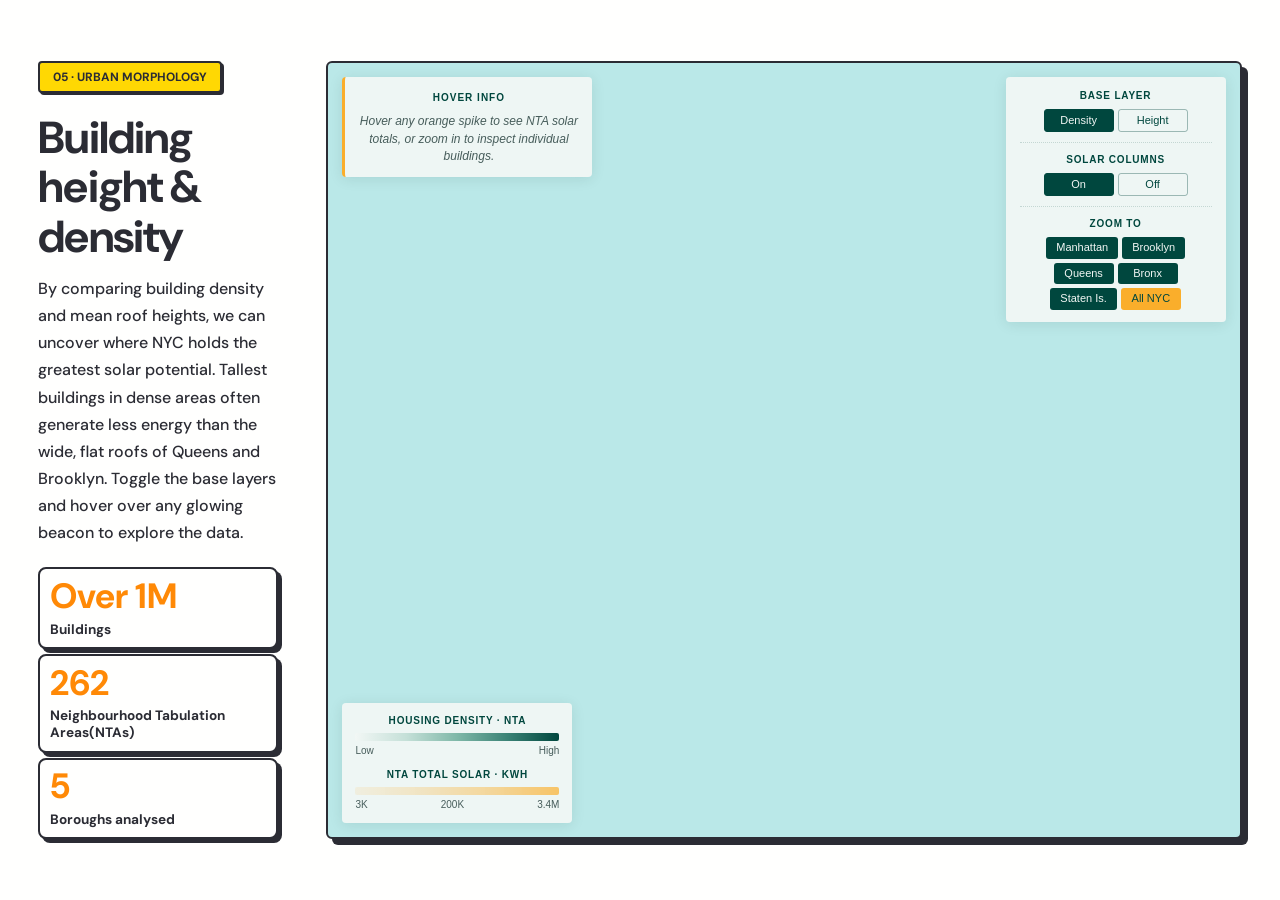
<file: 5urban.html>
<!DOCTYPE html>
<html lang="en">
<head>
  <meta charset="UTF-8" />
  <meta name="viewport" content="width=device-width, initial-scale=1.0" />
  <title>3D View · NYC Density &amp; Solar</title>
  <link rel="stylesheet" href="shared.css" />
  <script src="https://api.tiles.mapbox.com/mapbox-gl-js/v3.3.0/mapbox-gl.js"></script>
  <link href="https://api.tiles.mapbox.com/mapbox-gl-js/v3.3.0/mapbox-gl.css" rel="stylesheet" />
  <style>
    html, body { height: 100%; overflow: hidden; scrollbar-width: none; -ms-overflow-style: none; }
    body::-webkit-scrollbar { display: none; }
    body { display: flex; align-items: center; padding: 40px 0; }
    .page-inner { width: 100%; max-width: 1600px; margin: 0 auto; padding: 0 3vw; }
    .map3d-grid { display: grid; grid-template-columns: 240px 1fr; gap: 3rem; align-items: start; }
    .map3d-stats { display: flex; flex-direction: column; gap: 0.3rem; align-self: start; }
    .map3d-stats .tag { align-self: flex-start; width: auto; }
    .lead { max-width: 100%; }
    .ph { width: 100%; height: 100% !important; margin: 0; position: relative; overflow: hidden; border-radius: 6px; }
    .stat-item { flex: 0 0 auto; min-height: 40px; padding: 0.6rem; margin-bottom: 0; }

    #map { position: absolute; inset: 0; }

    .map-info {
      position: absolute; top: 14px; left: 14px; z-index: 3;
      width: 250px; padding: 12px 14px;
      background: rgba(242, 247, 245, 0.94);
      backdrop-filter: blur(10px); -webkit-backdrop-filter: blur(10px);
      border-left: 3px solid #faae2b; border-radius: 4px;
      font: 12px/1.45 -apple-system, BlinkMacSystemFont, 'Segoe UI', sans-serif;
      color: #475d5b;
      box-shadow: 0 2px 14px rgba(0, 51, 44, 0.10);
      pointer-events: none;
    }
    .map-info .info-tag {
      display: inline-block; font-size: 10px; font-weight: 700;
      letter-spacing: 0.1em; text-transform: uppercase;
      color: #00473e; margin-bottom: 8px;
    }
    .map-info .info-name {
      font-size: 14px; font-weight: 600; color: #00473e;
      margin-bottom: 8px; line-height: 1.3;
    }
    .map-info .info-row {
      display: flex; justify-content: space-between; gap: 12px;
      padding: 3px 0; border-top: 1px dotted rgba(0, 71, 62, 0.15);
    }
    .map-info .info-row:first-of-type { border-top: none; }
    .map-info .info-row strong { color: #00473e; font-weight: 600; text-align: right; }
    .map-info .info-hint { font-style: italic; color: #475d5b; margin: 0; }

    .map-legend {
      position: absolute; bottom: 14px; left: 14px; z-index: 3;
      width: 230px; padding: 11px 13px;
      background: rgba(242, 247, 245, 0.94);
      backdrop-filter: blur(10px); -webkit-backdrop-filter: blur(10px);
      border-radius: 4px;
      font: 11px/1.4 -apple-system, BlinkMacSystemFont, 'Segoe UI', sans-serif;
      color: #00473e;
      box-shadow: 0 2px 14px rgba(0, 51, 44, 0.10);
    }
    .legend-section { margin-bottom: 10px; }
    .legend-section:last-child { margin-bottom: 0; }
    .legend-title {
      font-size: 10px; font-weight: 700;
      letter-spacing: 0.08em; text-transform: uppercase;
      margin-bottom: 5px;
    }
    .legend-bar { height: 8px; border-radius: 2px; margin-bottom: 3px; }
    .legend-bar.density { background: linear-gradient(to right, #f2f7f5, #c5e0d8, #7fb8a8, #3a8275, #00473e); }
    .legend-bar.height  { background: linear-gradient(to right, #eef3f7, #b8d3e2, #5a93b8, #1d5a7d, #0a2f4a); }
    .legend-bar.solar   { background: linear-gradient(to right, rgba(250,174,43,0.10), rgba(250,174,43,0.25), rgba(250,174,43,0.45), rgba(250,174,43,0.70)); }
    .legend-scale { display: flex; justify-content: space-between; font-size: 10px; color: #475d5b; }
    .map-legend .legend-section.is-density { display: block; }
    .map-legend .legend-section.is-height  { display: none; }
    .map-legend.height-mode .legend-section.is-density { display: none; }
    .map-legend.height-mode .legend-section.is-height  { display: block; }

    .city-nav {
      position: absolute; top: 14px; right: 14px; z-index: 3;
      width: 220px;
      padding: 12px 14px;
      background: rgba(242, 247, 245, 0.94);
      backdrop-filter: blur(10px); -webkit-backdrop-filter: blur(10px);
      border-radius: 4px;
      font: 11px/1.4 -apple-system, BlinkMacSystemFont, 'Segoe UI', sans-serif;
      box-shadow: 0 2px 14px rgba(0, 51, 44, 0.10);
      text-align: center;
    }
    .city-nav .nav-section { display: flex; flex-direction: column; align-items: center; }
    .city-nav .nav-row { display: flex; flex-wrap: wrap; justify-content: center; gap: 4px; }
    .city-nav .nav-title {
      font-size: 10px; font-weight: 700;
      letter-spacing: 0.08em; text-transform: uppercase;
      color: #00473e; margin-bottom: 6px;
      text-align: center;
    }
    .city-nav a {
      display: inline-block; padding: 3px 10px; margin: 0;
      min-width: 60px;
      background: #00473e; color: #f2f7f5;
      text-decoration: none; border-radius: 3px;
      cursor: pointer; transition: background .15s, color .15s;
      text-align: center; box-sizing: border-box;
    }
    .city-nav a:hover, .city-nav a.is-active { background: #faae2b; color: #00473e; }

    .city-nav .nav-section + .nav-section { margin-top: 10px; padding-top: 10px; border-top: 1px dotted rgba(0, 71, 62, 0.18); width: 100%; }
    .view-btn {
      display: inline-block; padding: 3px 10px; margin: 0;
      min-width: 70px;
      background: transparent; color: #00473e;
      border: 1px solid rgba(0, 71, 62, 0.35);
      border-radius: 3px;
      font: inherit; cursor: pointer;
      transition: background .15s, color .15s, border-color .15s;
      text-align: center; box-sizing: border-box;
    }
    .view-btn:hover { border-color: #faae2b; }
    .view-btn.is-active {
      background: #00473e; color: #f2f7f5; border-color: #00473e;
    }

    .mapboxgl-ctrl-group { background: rgba(242, 247, 245, 0.94) !important; }
  </style>
</head>
<body>
  <div class="page-inner">
    <div class="map3d-grid">
      <div class="map3d-stats">
        <div class="tag rv">05 · Urban Morphology</div>
        <h2 class="rv d1">Building height &amp; density</h2>
        <p class="lead rv d2" style="font-size:1rem; margin-bottom:1rem;">By comparing building density and mean roof heights, we can uncover where NYC holds the greatest solar potential. Tallest buildings in dense areas often generate less energy than the wide, flat roofs of Queens and Brooklyn. Toggle the base layers and hover over any glowing beacon to explore the data.</p>

        <div class="stat-item rv d2"><div class="stat-val">Over 1M</div><div class="stat-lbl">Buildings</div></div>
        <div class="stat-item rv d3"><div class="stat-val">262</div><div class="stat-lbl">Neighbourhood Tabulation Areas(NTAs)</div></div>
        <div class="stat-item rv d4"><div class="stat-val">5</div><div class="stat-lbl">Boroughs analysed</div></div>
      </div>

      <div class="ph rv d1" style="height:78vh;">
        <div id="map"></div>

        <div class="map-info" id="info-panel">
          <span class="info-tag">Hover info</span>
          <div id="info-body">
            <p class="info-hint">Hover any orange spike to see NTA solar totals, or zoom in to inspect individual buildings.</p>
          </div>
        </div>

        <div class="city-nav">
          <div class="nav-section">
            <div class="nav-title">Base layer</div>
            <div class="nav-row">
              <button type="button" class="view-btn is-active" data-view="density">Density</button>
              <button type="button" class="view-btn" data-view="height">Height</button>
            </div>
          </div>
          <div class="nav-section">
            <div class="nav-title">Solar columns</div>
            <div class="nav-row">
              <button type="button" class="view-btn is-active" data-solar="on">On</button>
              <button type="button" class="view-btn" data-solar="off">Off</button>
            </div>
          </div>
          <div class="nav-section">
            <div class="nav-title">Zoom to</div>
            <div class="nav-row">
              <a href="#" data-city="manhattan">Manhattan</a>
              <a href="#" data-city="brooklyn">Brooklyn</a>
              <a href="#" data-city="queens">Queens</a>
              <a href="#" data-city="bronx">Bronx</a>
              <a href="#" data-city="staten">Staten Is.</a>
              <a href="#" data-city="overview" class="is-active">All NYC</a>
            </div>
          </div>
        </div>

        <div class="map-legend" id="map-legend">
          <div class="legend-section is-density">
            <div class="legend-title">Housing density · NTA</div>
            <div class="legend-bar density"></div>
            <div class="legend-scale"><span>Low</span><span>High</span></div>
          </div>
          <div class="legend-section is-height">
            <div class="legend-title">Mean roof height · NTA</div>
            <div class="legend-bar height"></div>
            <div class="legend-scale"><span>13 ft</span><span>187 ft</span></div>
          </div>
          <div class="legend-section">
            <div class="legend-title">NTA total solar · kWh</div>
            <div class="legend-bar solar"></div>
            <div class="legend-scale"><span>3K</span><span>200K</span><span>3.4M</span></div>
          </div>
        </div>
      </div>
    </div>
  </div>

  <script>window.addEventListener('load', () => setTimeout(() => document.querySelectorAll('.rv').forEach(e => e.classList.add('on')), 80));</script>

  <script>
    
    const CFG = {
      token: 'pk.eyJ1IjoieXV0b25nY2hlbiIsImEiOiJjbWxqYnBwNmcwYXQyM2dxd3g3dXBqdHA5In0.SXMIkxHoQVrx6-FkQO8PSg',

      ntaTilesetUrl:    'mapbox://yutongchen.1ixhsbj8',
      ntaSourceLayer:   'NTA_Density-9c270s',

      ntaHeightTilesetUrl:  'mapbox://yutongchen.5m1bqiei',
      ntaHeightSourceLayer: 'NTA_Final-21tp3c',

      solarBufferTilesetUrl:  'mapbox://yutongchen.93hy3eja',
      solarBufferSourceLayer: 'Buffer-5bqe74',

      bldgTilesetUrl:   'mapbox://yutongchen.8qpa93ak',
      bldgSourceLayer:  'Footprint_Solar',

      debug: true
    };

    mapboxgl.accessToken = CFG.token;

    const map = new mapboxgl.Map({
      container: 'map',
      style: 'mapbox://styles/mapbox/light-v11',
      center: [-73.97, 40.67],
      zoom: 10,
      pitch: 35,
      bearing: -12,
      antialias: true
    });

    map.addControl(new mapboxgl.NavigationControl({ visualizePitch: true }), 'bottom-right');

    const cities = {
      manhattan: { center: [-73.9712, 40.7831], zoom: 14.6, pitch: 58, bearing: -22 },
      brooklyn:  { center: [-73.9442, 40.6782], zoom: 14.2, pitch: 55, bearing: -10 },
      queens:    { center: [-73.7949, 40.7282], zoom: 13.6, pitch: 52, bearing:   5 },
      bronx:     { center: [-73.8648, 40.8448], zoom: 13.6, pitch: 52, bearing:   0 },
      staten:    { center: [-74.1502, 40.5795], zoom: 13.0, pitch: 48, bearing:   0 },
      overview:  { center: [-73.97,   40.74  ], zoom: 10.0, pitch: 35, bearing: -12 }
    };
    const cityLinks = document.querySelectorAll('.city-nav a');
    cityLinks.forEach(btn => {
      btn.addEventListener('click', (e) => {
        e.preventDefault();
        const c = cities[btn.dataset.city]; if (!c) return;
        cityLinks.forEach(l => l.classList.remove('is-active'));
        btn.classList.add('is-active');
        map.flyTo({ ...c, speed: 0.7, curve: 1.4, essential: true });
      });
    });

    map.on('load', () => {
      try {
        map.setLight({ color: '#ffffff', intensity: 0.35, position: [1.15, 210, 30] });

        const layers = map.getStyle().layers || [];
        let firstSymbolId;
        for (const l of layers) { if (l.type === 'symbol') { firstSymbolId = l.id; break; } }

        map.addSource('nta-density',   { type: 'vector', url: CFG.ntaTilesetUrl });
        map.addSource('nta-height',    { type: 'vector', url: CFG.ntaHeightTilesetUrl });
        map.addSource('solar-buffers', { type: 'vector', url: CFG.solarBufferTilesetUrl });
        map.addSource('nyc-bldgs',     { type: 'vector', url: CFG.bldgTilesetUrl });

        map.addLayer({
          id: 'nta-fill',
          type: 'fill',
          source: 'nta-density',
          'source-layer': CFG.ntaSourceLayer,
          maxzoom: 15,
          paint: {
            'fill-color': [
              'interpolate', ['linear'],
              ['to-number', ['get', 'Density'], 0],
              0,       '#f2f7f5',
              0.005,   '#c5e0d8',
              0.01,    '#7fb8a8',
              0.02,    '#3a8275',
              0.029,   '#00473e'
            ],
            'fill-opacity': [
              'interpolate', ['linear'], ['zoom'],
              10, 0.78,
              13, 0.55,
              14, 0.0
            ],
            'fill-opacity-transition': { duration: 500, delay: 0 }
          }
        }, firstSymbolId);

        map.addLayer({
          id: 'nta-line',
          type: 'line',
          source: 'nta-density',
          'source-layer': CFG.ntaSourceLayer,
          maxzoom: 15,
          paint: {
            'line-color': '#00473e',
            'line-width':   ['interpolate', ['linear'], ['zoom'], 9, 0.3, 13, 0.6],
            'line-opacity': ['interpolate', ['linear'], ['zoom'], 9, 0.35, 14, 0.0]
          }
        }, firstSymbolId);

        map.addLayer({
          id: 'nta-hover',
          type: 'line',
          source: 'nta-density',
          'source-layer': CFG.ntaSourceLayer,
          maxzoom: 15,
          paint: { 'line-color': '#fa5246', 'line-width': 2 },
          filter: ['==', 'nta2020', '']
        }, firstSymbolId);

        map.addLayer({
          id: 'nta-height-fill',
          type: 'fill',
          source: 'nta-height',
          'source-layer': CFG.ntaHeightSourceLayer,
          maxzoom: 15,
          paint: {
            'fill-color': [
              'interpolate', ['linear'],
              ['to-number', ['get', 'height_roo_mean'], 0],
              13,  '#eef3f7',
              35,  '#b8d3e2',
              60,  '#5a93b8',
              100, '#1d5a7d',
              187, '#0a2f4a'
            ],
            'fill-opacity': 0,
            'fill-opacity-transition': { duration: 500, delay: 0 }
          }
        }, firstSymbolId);

        map.addLayer({
          id: 'nta-height-line',
          type: 'line',
          source: 'nta-height',
          'source-layer': CFG.ntaHeightSourceLayer,
          maxzoom: 15,
          paint: {
            'line-color': '#0a2f4a',
            'line-width':   ['interpolate', ['linear'], ['zoom'], 9, 0.3, 13, 0.6],
            'line-opacity': 0,
            'line-opacity-transition': { duration: 500, delay: 0 }
          }
        }, firstSymbolId);

        map.addLayer({
          id: 'nta-height-hover',
          type: 'line',
          source: 'nta-height',
          'source-layer': CFG.ntaHeightSourceLayer,
          maxzoom: 15,
          paint: { 'line-color': '#fa5246', 'line-width': 2 },
          filter: ['==', 'nta2020', '']
        }, firstSymbolId);

        map.addLayer({
          id: 'bldgs-3d',
          type: 'fill-extrusion',
          source: 'nyc-bldgs',
          'source-layer': CFG.bldgSourceLayer,
          minzoom: 13,
          paint: {
            'fill-extrusion-color': [
              'case',
              ['>', ['to-number', ['coalesce', ['get', 'solar_EstimatedAnnualProduction'], 0]], 0],
              ['interpolate', ['exponential', 1.4],
                ['to-number', ['get', 'solar_EstimatedAnnualProduction']],
                500,     '#fff0d6',
                5000,    '#ffd17a',
                50000,   '#faae2b',
                500000,  '#d68820',
                8000000, '#8a4f00'
              ],
              '#c9d3cf'
            ],
            'fill-extrusion-height': [
              'interpolate', ['linear'], ['zoom'],
              13, 0,
              14, [
                '*',
                ['case',
                  ['>', ['to-number', ['get', 'height_roo'], 0], 5000], 100,
                  ['to-number', ['get', 'height_roo'], 0]
                ],
                0.8
              ]
            ],
            'fill-extrusion-base': 0,
            'fill-extrusion-opacity': 0.95,
            'fill-extrusion-vertical-gradient': true
          }
        });

        map.addLayer({
          id: 'bldg-hover',
          type: 'line',
          source: 'nyc-bldgs',
          'source-layer': CFG.bldgSourceLayer,
          minzoom: 13,
          paint: { 'line-color': '#00473e', 'line-width': 2.2 },
          filter: ['==', 'bin', '']
        });

      
        map.addLayer({
  id: 'nta-solar-glow',
  type: 'circle',
  source: 'solar-buffers',
  'source-layer': CFG.solarBufferSourceLayer,
  filter: ['>', ['to-number', ['coalesce', ['get', 'Statistics by category_sum'], 0]], 0],
  paint: {
    'circle-radius': [
      'interpolate', ['linear'],
      ['to-number', ['coalesce', ['get', 'Statistics by category_sum'], 0]],
      0,       15,   
      500000,  25,   
      1500000, 40,
      3376230, 60   
    ],
    
    'circle-color': '#efcf7d', 
    'circle-blur': 1.6,        
    
    'circle-opacity': [
      'interpolate', ['linear'],
      ['to-number', ['coalesce', ['get', 'Statistics by category_sum'], 0]],
      0,       0.1,  
      500000,  0.2,
      1500000, 0.3,
      3376230, 0.5   
    ],
    
    'circle-pitch-alignment': 'map',
    'circle-pitch-scale': 'viewport'
  },
  layout: { visibility: 'visible' }
});


        map.addLayer({
  id: 'nta-solar-spikes',
  type: 'fill-extrusion',
  source: 'solar-buffers', 
  'source-layer': CFG.solarBufferSourceLayer, 
  
  filter: ['>', ['to-number', ['coalesce', ['get', 'Statistics by category_sum'], 0]], 0],
  
  paint: {
    'fill-extrusion-color': [
      'interpolate', ['linear'],
      ['to-number', ['coalesce', ['get', 'Statistics by category_sum'], 0]],
      0,       '#FFF5C2', 
      500000,  '#FFEB80', 
      1500000, '#FFE242', 
      3376230, '#ffd803'  
    ],
    
    'fill-extrusion-height': [
      'interpolate', ['linear'],
      ['to-number', ['coalesce', ['get', 'Statistics by category_sum'], 0]],
      0,       0,      
      500000,  500,    
      1500000, 1500,   
      3376230, 3500    
    ],
    
    'fill-extrusion-base': 0,
    'fill-extrusion-opacity': 1.0,
    'fill-extrusion-vertical-gradient': true 
  },
  layout: { visibility: 'visible' }
});

        const infoBody = document.getElementById('info-body');
        const fmt = n => {
          const v = Number(n);
          if (n === null || n === undefined || n === '' || isNaN(v)) return '—';
          if (v >= 0 && v <= 1) {
          return parseFloat(v.toFixed(4)).toString();
        };
          return v.toLocaleString(undefined, { maximumFractionDigits: 0 });
     };

        const resetInfo = () => {
          infoBody.innerHTML = '<p class="info-hint">Hover any orange spike to see NTA solar totals, or zoom in to inspect individual buildings.</p>';
        };

        const bldgHover = (e) => {
          if (!e.features.length) return;
          const p = e.features[0].properties || {};
          map.getCanvas().style.cursor = 'pointer';

          if (p.bin !== undefined && p.bin !== null && p.bin !== '') {
            map.setFilter('bldg-hover', ['==', 'bin', p.bin]);
          }

          const heightFt = (p.height_roo !== undefined && p.height_roo !== null && p.height_roo !== '')
            ? `${Number(p.height_roo).toFixed(0)} ft` : '—';
          const solarProd = p['solar_EstimatedAnnualProduction'];
          const status   = p.solar_Status  || '—';
          const address  = p.solar_Address || (p.bin ? `Building #${p.bin}` : 'Unknown building');
          const nta      = p.solar_NTA     || '—';
          const hasSolar = solarProd && Number(solarProd) > 0;

          infoBody.innerHTML = `
            <span class="info-tag" style="color:#ff6600;">Building</span>
            <div class="info-name">${address}</div>
            <div class="info-row"><span>Height</span><strong>${heightFt}</strong></div>
            <div class="info-row"><span>Solar status</span><strong>${status}</strong></div>
            <div class="info-row"><span>Annual prod.</span><strong>${hasSolar ? fmt(solarProd) + ' kWh' : '—'}</strong></div>
            <div class="info-row"><span>NTA</span><strong>${nta}</strong></div>
          `;
        };
        const bldgLeave = () => {
          map.getCanvas().style.cursor = '';
          map.setFilter('bldg-hover', ['==', 'bin', '']);
          if (map.getZoom() < 14) return;
          resetInfo();
        };

        map.on('mousemove', 'bldgs-3d',  bldgHover);
        map.on('mouseleave', 'bldgs-3d', bldgLeave);

        map.on('mousemove', 'nta-solar-spikes', (e) => {
          if (!e.features.length) return;
          const p = e.features[0].properties || {};
          map.getCanvas().style.cursor = 'pointer';

          const name    = p.ntaname  || 'Neighbourhood';
          const boro    = p.boroname || '—';
          const ntaCode = p.nta2020 || p.ntaabbrev || '—';
          const total   = p['Statistics by category_sum'] ?? p['Statistics_by_category_sum'];

          infoBody.innerHTML = `
            <span class="info-tag" style="color:#ff6600;">NTA · Total solar</span>
            <div class="info-name">${name}</div>
            <div class="info-row"><span>Borough</span><strong>${boro}</strong></div>
            <div class="info-row"><span>NTA code</span><strong>${ntaCode}</strong></div>
            <div class="info-row"><span>Total production</span><strong>${fmt(total)}</strong></div>
          `;
        });
        map.on('mouseleave', 'nta-solar-spikes', () => {
          map.getCanvas().style.cursor = '';
          resetInfo();
        });

        map.on('mousemove', 'nta-fill', (e) => {
          if (map.getZoom() >= 14) return;
          if (!e.features.length) return;
          const p = e.features[0].properties || {};
          if (p.nta2020) map.setFilter('nta-hover', ['==', 'nta2020', p.nta2020]);

          const name    = p.ntaname  || p.NTA_HousingUnits_2020_Name    || 'Neighbourhood';
          const boro    = p.boroname || p.NTA_HousingUnits_2020_Borough || '—';
          const hunits  = p.NTA_HousingUnits_2020_Hunits;
          const density = p.Density;

          infoBody.innerHTML = `
            <span class="info-tag">Neighbourhood · Density</span>
            <div class="info-name">${name}</div>
            <div class="info-row"><span>Borough</span><strong>${boro}</strong></div>
            <div class="info-row"><span>Housing units</span><strong>${fmt(hunits)}</strong></div>
            <div class="info-row"><span>Density</span><strong>${fmt(density)}</strong></div>
          `;
        });

        map.on('mouseleave', 'nta-fill', () => {
          map.setFilter('nta-hover', ['==', 'nta2020', '']);
          if (map.getZoom() >= 14) return;
          resetInfo();
        });

        map.on('mousemove', 'nta-height-fill', (e) => {
          if (map.getZoom() >= 14) return;
          if (!e.features.length) return;
          const p = e.features[0].properties || {};
          if (p.nta2020) map.setFilter('nta-height-hover', ['==', 'nta2020', p.nta2020]);

          const name      = p.ntaname  || 'Neighbourhood';
          const boro      = p.boroname || '—';
          const meanH     = p.height_roo_mean;
          const ntaCode   = p.nta2020 || '—';

          infoBody.innerHTML = `
            <span class="info-tag">Neighbourhood · Height</span>
            <div class="info-name">${name}</div>
            <div class="info-row"><span>Borough</span><strong>${boro}</strong></div>
            <div class="info-row"><span>Mean roof height</span><strong>${fmt(meanH)} ft</strong></div>
            <div class="info-row"><span>NTA code</span><strong>${ntaCode}</strong></div>
          `;
        });

        map.on('mouseleave', 'nta-height-fill', () => {
          map.setFilter('nta-height-hover', ['==', 'nta2020', '']);
          if (map.getZoom() >= 14) return;
          resetInfo();
        });

        const legendEl  = document.getElementById('map-legend');
        const viewBtns  = document.querySelectorAll('.view-btn');

        function setView(view) {
          viewBtns.forEach(b => b.classList.toggle('is-active', b.dataset.view === view));

          if (view === 'height') {
            map.setPaintProperty('nta-fill',         'fill-opacity',
              ['interpolate', ['linear'], ['zoom'], 10, 0.0, 14, 0.0]);
            map.setPaintProperty('nta-line',         'line-opacity', 0);
            map.setPaintProperty('nta-height-fill',  'fill-opacity',
              ['interpolate', ['linear'], ['zoom'], 10, 0.78, 13, 0.55, 14, 0.0]);
            map.setPaintProperty('nta-height-line',  'line-opacity',
              ['interpolate', ['linear'], ['zoom'], 9, 0.35, 14, 0.0]);
            legendEl.classList.add('height-mode');
          } else {
            map.setPaintProperty('nta-fill',         'fill-opacity',
              ['interpolate', ['linear'], ['zoom'], 10, 0.78, 13, 0.55, 14, 0.0]);
            map.setPaintProperty('nta-line',         'line-opacity',
              ['interpolate', ['linear'], ['zoom'], 9, 0.35, 14, 0.0]);
            map.setPaintProperty('nta-height-fill',  'fill-opacity', 0);
            map.setPaintProperty('nta-height-line',  'line-opacity', 0);
            legendEl.classList.remove('height-mode');
          }
        }

        viewBtns.forEach(btn => {
          btn.addEventListener('click', () => setView(btn.dataset.view));
        });

        const solarBtns = document.querySelectorAll('[data-solar]');
        const solarLayers = ['nta-solar-spikes', 'nta-solar-glow'];
        solarBtns.forEach(btn => {
          btn.addEventListener('click', () => {
            const on = btn.dataset.solar === 'on';
            solarBtns.forEach(b => b.classList.toggle('is-active', b === btn));
            solarLayers.forEach(id => {
              if (map.getLayer(id)) {
                map.setLayoutProperty(id, 'visibility', on ? 'visible' : 'none');
              }
            });
          });
        });

        if (CFG.debug) {
          map.on('click', (e) => {
            const feats = map.queryRenderedFeatures(e.point, { layers: ['nta-solar-spikes', 'bldgs-3d', 'nta-fill', 'nta-height-fill'] });
            if (!feats.length) {
              console.log('[debug] no NTA / building feature here. Style layers present:', map.getStyle().layers.map(l => l.id));
              return;
            }
            feats.forEach(f => console.log(`[debug] ${f.layer.id} →`, f.properties));
          });
        }
      } catch (err) {
        console.error('[map setup failed]', err);
      }
    });

    map.on('error', (e) => {
      const msg = (e && e.error && e.error.message) || '';
      if (/source-layer|source layer/i.test(msg)) {
        console.warn('[Mapbox] source-layer not found — check the "Vector layers" name on the tileset page in Studio and update CFG.ntaSourceLayer / CFG.bldgSourceLayer.', msg);
      }
    });
  </script>
</body>
</html>
</file>
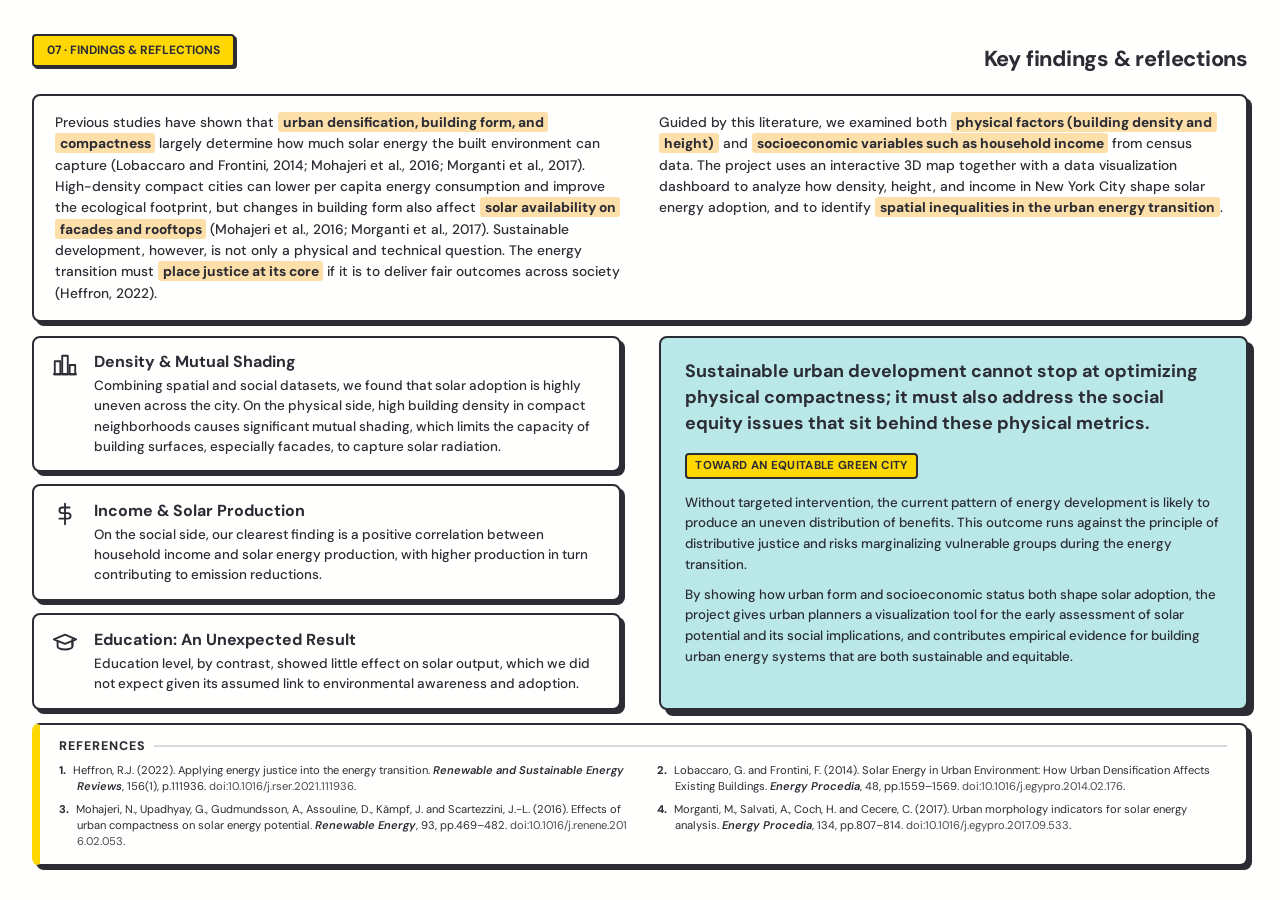
<file: 7findings.html>
<!DOCTYPE html>
<html lang="en">
<head>
  <meta charset="UTF-8" />
  <meta name="viewport" content="width=device-width, initial-scale=1.0" />
  <title>Findings</title>
  <link rel="stylesheet" href="shared.css" />
  <style>
    html, body { height: 100%; overflow: hidden; scrollbar-width: none; -ms-overflow-style: none; }
    body::-webkit-scrollbar { display: none; }
    body { display: flex; align-items: center; padding: 22px 0; }
    .page-inner { width: 100%; max-width: 1520px; margin: 0 auto; padding: 0 2.5vw; }

    .top-bar {
      display: flex; align-items: center; justify-content: space-between;
      gap: 1rem; flex-wrap: wrap;
      margin-bottom: 0.7rem;
    }
    .top-bar h2 {
      font-size: clamp(1.25rem, 1.7vw, 1.6rem);
      font-weight: 800;
      letter-spacing: -0.01em;
      color: var(--headline);
      margin: 0;
    }

    .intro {
      display: grid;
      grid-template-columns: 1fr 1fr;
      column-gap: 2.4rem;
      padding: 1rem 1.3rem;
      border: 2.5px solid var(--headline);
      background: var(--bg);
      border-radius: 8px;
      box-shadow: 4px 4px 0px var(--headline);
      font-size: 0.86rem;
      line-height: 1.55;
      font-weight: 500;
    }
    .intro p { margin: 0; }
    .intro strong {
      font-weight: 800 !important;
      color: var(--headline) !important;
      background-color: rgba(250, 174, 43, 0.4);
      padding: 0.08em 0.35em;
      border-radius: 3px;
      box-decoration-break: clone;
      -webkit-box-decoration-break: clone;
    }

    .concl-grid { display: grid; grid-template-columns: 1fr 1fr; gap: 2.4rem; align-items: stretch; margin-top: 0.85rem; }
    .findings { display: flex; flex-direction: column; gap: 0.75rem; }
    .finding {
      display: flex; gap: 0.95rem; align-items: flex-start;
      padding: 0.85rem 1.15rem;
      border: 2.5px solid var(--headline);
      background: var(--bg);
      border-radius: 8px;
      box-shadow: 4px 4px 0px var(--headline);
      transition: all 0.2s;
    }
    .finding:hover { transform: translate(-2px,-2px); box-shadow: 6px 6px 0px var(--headline); }
    .f-icon { color: var(--headline); flex-shrink: 0; margin-top: 1px; }
    .f-icon svg { display: block; width: 26px; height: 26px; }
    .finding h3 { font-size: 1rem; font-weight: 700; color: var(--headline); margin-bottom: 0.25rem; }
    .finding p { font-size: 0.84rem; font-weight: 500; line-height: 1.5; }

    .q-block {
      background: var(--cyan-dark);
      border: 2.5px solid var(--headline);
      border-radius: 8px; padding: 1.35rem 1.5rem;
      box-shadow: 6px 6px 0px var(--headline);
      display: flex; flex-direction: column;
    }
    .q-block blockquote {
      font-weight: 700; font-size: clamp(1rem, 1.4vw, 1.22rem);
      color: var(--headline); line-height: 1.45; margin-bottom: 1rem;
    }
    .q-block cite {
      align-self: flex-start;
      font-weight: 700; font-size: 0.72rem; text-transform: uppercase;
      color: var(--headline); background: var(--yellow);
      padding: 0.2rem 0.5rem; border: 2px solid var(--headline); border-radius: 4px;
      font-style: normal; letter-spacing: 0.03em;
    }
    .refl { margin-top: 0.9rem; font-size: 0.83rem; line-height: 1.55; font-weight: 500; }
    .refl + .refl { margin-top: 0.6rem; }

    .references {
      margin-top: 0.85rem;
      padding: 0.8rem 1.2rem 0.9rem;
      border: 2.5px solid var(--headline);
      border-left: 8px solid var(--yellow);
      background: var(--bg);
      border-radius: 8px;
      box-shadow: 4px 4px 0px var(--headline);
    }
    .ref-h {
      font-size: 0.78rem;
      font-weight: 800;
      color: var(--headline);
      text-transform: uppercase;
      letter-spacing: 0.08em;
      margin-bottom: 0.5rem;
      display: flex; align-items: center; gap: 0.5rem;
    }
    .ref-h::after {
      content: ""; flex: 1; height: 2px; background: var(--headline); opacity: 0.18;
    }
    .ref-list {
      display: grid;
      grid-template-columns: 1fr 1fr;
      column-gap: 1.8rem; row-gap: 0.4rem;
      list-style: none;
      counter-reset: ref;
      padding: 0; margin: 0;
    }
    .ref-list li {
      font-size: 0.7rem;
      line-height: 1.45;
      padding-left: 1.1rem;
      text-indent: -1.1rem;
      counter-increment: ref;
      word-break: break-word;
    }
    .ref-list li::before {
      content: counter(ref) ".";
      font-weight: 800;
      color: var(--headline);
      margin-right: 0.4rem;
    }
    .ref-list em { color: var(--headline); font-style: italic; font-weight: 600; }
    .ref-list .doi { word-break: break-all; opacity: 0.85; }

    /* Stack to single column on narrow screens */
    @media (max-width: 760px) {
      .intro, .concl-grid, .ref-list { grid-template-columns: 1fr; }
    }
  </style>
</head>
<body>
  <div class="page-inner">
    <div class="top-bar">
      <div class="tag rv">07 · FINDINGS & REFLECTIONS</div>
      <h2 class="rv d1">Key findings &amp; reflections</h2>
    </div>

    <div class="intro rv d1">
      <p>Previous studies have shown that <strong>urban densification, building form, and compactness</strong> largely determine how much solar energy the built environment can capture (Lobaccaro and Frontini, 2014; Mohajeri et al., 2016; Morganti et al., 2017). High-density compact cities can lower per capita energy consumption and improve the ecological footprint, but changes in building form also affect <strong>solar availability on facades and rooftops</strong> (Mohajeri et al., 2016; Morganti et al., 2017). Sustainable development, however, is not only a physical and technical question. The energy transition must <strong>place justice at its core</strong> if it is to deliver fair outcomes across society (Heffron, 2022).</p>
      <p>Guided by this literature, we examined both <strong>physical factors (building density and height)</strong> and <strong>socioeconomic variables such as household income</strong> from census data. The project uses an interactive 3D map together with a data visualization dashboard to analyze how density, height, and income in New York City shape solar energy adoption, and to identify <strong>spatial inequalities in the urban energy transition</strong>.</p>
    </div>

    <div class="concl-grid">
      <div class="findings">
        <div class="finding rv d2">
          <span class="f-icon" aria-hidden="true">
            <svg viewBox="0 0 28 28" fill="none" stroke="currentColor" stroke-width="2" stroke-linecap="round" stroke-linejoin="round">
              <rect x="3" y="10" width="6" height="14"/>
              <rect x="11" y="4" width="6" height="20"/>
              <rect x="19" y="14" width="6" height="10"/>
              <line x1="2" y1="24" x2="26" y2="24"/>
            </svg>
          </span>
          <div>
            <h3>Density &amp; Mutual Shading</h3>
            <p>Combining spatial and social datasets, we found that solar adoption is highly uneven across the city. On the physical side, high building density in compact neighborhoods causes significant mutual shading, which limits the capacity of building surfaces, especially facades, to capture solar radiation.</p>
          </div>
        </div>

        <div class="finding rv d3">
          <span class="f-icon" aria-hidden="true">
            <svg viewBox="0 0 28 28" fill="none" stroke="currentColor" stroke-width="2" stroke-linecap="round" stroke-linejoin="round">
              <line x1="14" y1="3" x2="14" y2="25"/>
              <path d="M19 7H11a3 3 0 0 0 0 6h6a3 3 0 0 1 0 6H8"/>
            </svg>
          </span>
          <div>
            <h3>Income &amp; Solar Production</h3>
            <p>On the social side, our clearest finding is a positive correlation between household income and solar energy production, with higher production in turn contributing to emission reductions.</p>
          </div>
        </div>

        <div class="finding rv d4">
          <span class="f-icon" aria-hidden="true">
            <svg viewBox="0 0 28 28" fill="none" stroke="currentColor" stroke-width="2" stroke-linecap="round" stroke-linejoin="round">
              <path d="M2 10l12-5 12 5-12 5z"/>
              <path d="M6 12v6c0 1.6 3.6 3 8 3s8-1.4 8-3v-6"/>
              <line x1="22" y1="10" x2="22" y2="17"/>
            </svg>
          </span>
          <div>
            <h3>Education: An Unexpected Result</h3>
            <p>Education level, by contrast, showed little effect on solar output, which we did not expect given its assumed link to environmental awareness and adoption.</p>
          </div>
        </div>
      </div>

      <div class="q-block rv d2">
        <blockquote>Sustainable urban development cannot stop at optimizing physical compactness; it must also address the social equity issues that sit behind these physical metrics.</blockquote>
        <cite>Toward an Equitable Green City</cite>
        <p class="refl">Without targeted intervention, the current pattern of energy development is likely to produce an uneven distribution of benefits. This outcome runs against the principle of distributive justice and risks marginalizing vulnerable groups during the energy transition.</p>
        <p class="refl">By showing how urban form and socioeconomic status both shape solar adoption, the project gives urban planners a visualization tool for the early assessment of solar potential and its social implications, and contributes empirical evidence for building urban energy systems that are both sustainable and equitable.</p>
      </div>
    </div>

    <div class="references rv d3">
      <div class="ref-h">References</div>
      <ol class="ref-list">
        <li>Heffron, R.J. (2022). Applying energy justice into the energy transition. <em>Renewable and Sustainable Energy Reviews</em>, 156(1), p.111936. <span class="doi">doi:10.1016/j.rser.2021.111936</span>.</li>
        <li>Lobaccaro, G. and Frontini, F. (2014). Solar Energy in Urban Environment: How Urban Densification Affects Existing Buildings. <em>Energy Procedia</em>, 48, pp.1559–1569. <span class="doi">doi:10.1016/j.egypro.2014.02.176</span>.</li>
        <li>Mohajeri, N., Upadhyay, G., Gudmundsson, A., Assouline, D., Kämpf, J. and Scartezzini, J.-L. (2016). Effects of urban compactness on solar energy potential. <em>Renewable Energy</em>, 93, pp.469–482. <span class="doi">doi:10.1016/j.renene.2016.02.053</span>.</li>
        <li>Morganti, M., Salvati, A., Coch, H. and Cecere, C. (2017). Urban morphology indicators for solar energy analysis. <em>Energy Procedia</em>, 134, pp.807–814. <span class="doi">doi:10.1016/j.egypro.2017.09.533</span>.</li>
      </ol>
    </div>
  </div>
  <script>window.addEventListener('load', () => setTimeout(() => document.querySelectorAll('.rv').forEach(e => e.classList.add('on')), 80));</script>
</body>
</html>
</file>
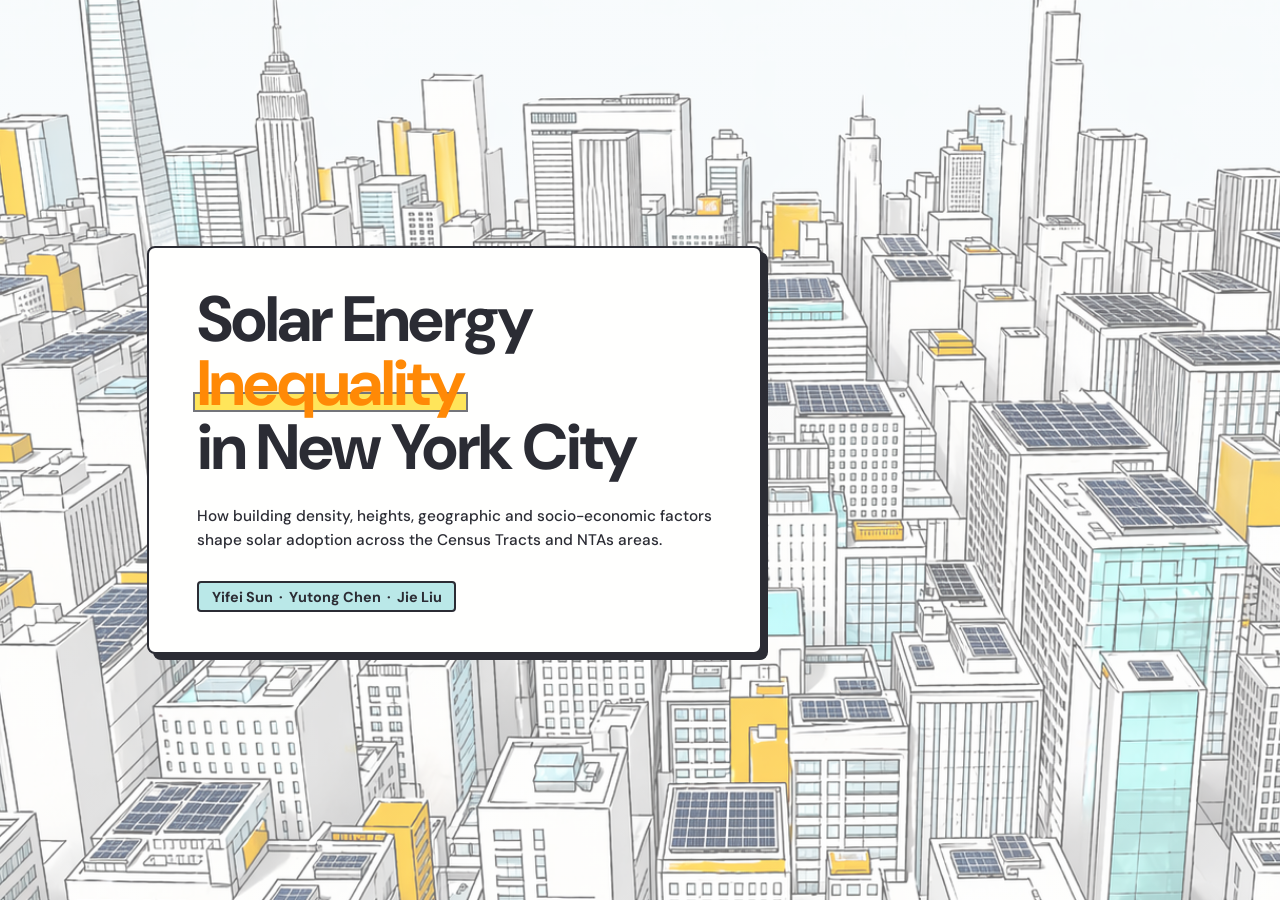
<file: intro.html>
<!DOCTYPE html>
<html lang="en">
<head>
  <meta charset="UTF-8" />
  <meta name="viewport" content="width=device-width, initial-scale=1.0" />
  <title>Intro</title>
  <link rel="stylesheet" href="shared.css" />
  <style>
    html, body { height: 100%; overflow: hidden; }
    body {
      display: flex;
      align-items: center;
      position: relative;
      /* cover image as background */
      background: linear-gradient(rgba(255, 255, 255, 0.4), rgba(255, 255, 255, 0.4)), url('images/cover.png') center center / cover no-repeat;
    }
    .page-inner {
      position: relative;
      z-index: 2;
      width: 100%;
      max-width: 1140px;
      margin: 0 auto;
      padding: 0 6vw;
    }

    /* ── WHITE CARD wrapping all hero text ── */
    .hero-card {
      display: inline-block;
      background: #fffffe;
      border: 2.5px solid var(--headline);
      border-radius: 8px;
      box-shadow: 6px 6px 0px var(--headline);
      padding: 2.5rem 3rem;
      max-width: 740px;
    }

    .hero-eyebrow {
      font-weight: 700;
      font-size: 0.8rem;
      letter-spacing: 0.1em;
      text-transform: uppercase;
      color: var(--headline);
      background: var(--cyan-dark);
      display: inline-block;
      padding: 0.3rem 0.6rem;
      border: 2px solid var(--headline);
      border-radius: 4px;
      margin-bottom: 1.5rem;
    }
    .hero-title {
      font-family: 'DM Sans', sans-serif;
      font-size: clamp(2.8rem, 5vw, 4.5rem);
      font-weight: 700;
      line-height: 1;
      color: var(--headline);
      margin-bottom: 1.5rem;
      letter-spacing: -0.03em;
    }
    .hero-title .acc {
      color: var(--orange);
      position: relative;
      display: inline-block;
      z-index: 1;
    }
    .hero-title .acc::after {
      content: '';
      position: absolute;
      bottom: 4px; left: -4px; right: -4px;
      height: 30%;
      background: var(--yellow);
      z-index: -1;
      border: 2px solid var(--headline);
      opacity: 0.65;
    }
    .hero-sub {
      font-size: clamp(0.95rem, 1.2vw, 1.1rem);
      color: var(--para);
      font-weight: 500;
      line-height: 1.6;
      margin-bottom: 1.75rem;
    }
    .hero-authors {
      font-weight: 700;
      font-size: 0.9rem;
      color: var(--headline);
      background: var(--cyan-dark);
      display: inline-block;
      padding: 0.3rem 0.8rem;
      border: 2px solid var(--headline);
      border-radius: 4px;
    }
  </style>
</head>
<body>
  <div class="page-inner">
    <div class="hero-card">
      <h1 class="hero-title rv d1">
        Solar Energy<br>
        <span class="acc">Inequality</span><br>
        in New York City
      </h1>
      <p class="hero-sub rv d2">How building density, heights, geographic and socio-economic factors<br>shape solar adoption across the Census Tracts and NTAs areas.</p>
      <p class="hero-authors rv d3">Yifei Sun &nbsp;·&nbsp; Yutong Chen &nbsp;·&nbsp; Jie Liu</p>
    </div>
  </div>

  <script>
    // Trigger reveals immediately when iframe becomes active
    function activate() {
      document.querySelectorAll('.rv').forEach(el => el.classList.add('on'));
    }
    // Fire on load + when parent makes this frame visible
    window.addEventListener('load', () => setTimeout(activate, 80));
    window.addEventListener('focus', activate);
  </script>
</body>
</html>
</file>
<file: shared.css>
/* ── shared.css ── used by every page file ── */
@import url('https://fonts.googleapis.com/css2?family=Playfair+Display:ital,wght@0,700;0,900;1,700&family=DM+Sans:wght@400;500;700&family=DM+Mono:wght@400;500&display=swap');

:root {
  --bg:         #fffffe;
  --cyan-light: #e3f6f5;
  --cyan-dark:  #bae8e8;
  --yellow:     #ffd803;
  --orange:     #ff8906;
  --headline:   #2b2c34;
  --para:       #2b2c34;
  --border-w:   2.5px;
}

*, *::before, *::after { box-sizing: border-box; margin: 0; padding: 0; }
html, body { width: 100%; height: 100%; }
body {
  font-family: 'DM Sans', sans-serif;
  background: var(--bg);
  color: var(--para);
  -webkit-font-smoothing: antialiased;
}

/* ── shared tag chip ── */
.tag {
  font-family: 'DM Sans', sans-serif;
  font-weight: 700;
  font-size: 0.75rem;
  text-transform: uppercase;
  color: var(--headline);
  background: var(--yellow);
  border: 2px solid var(--headline);
  border-radius: 4px;
  display: inline-block;
  padding: 0.4rem 0.8rem;
  margin-bottom: 1rem;
  box-shadow: 2px 2px 0px var(--headline);
}

h2 {
  font-family: 'DM Sans', sans-serif;
  color: var(--headline);
  font-size: clamp(2rem, 3.5vw, 3.2rem);
  font-weight: 700;
  line-height: 1.1;
  margin-bottom: 0.5rem;
  letter-spacing: -0.02em;
}

.lead {
  font-size: clamp(1rem, 1.15vw, 1.1rem);
  line-height: 1.7;
  color: var(--para);
  max-width: 600px;
  font-weight: 500;
}

/* placeholder box */
.ph {
  background: var(--cyan-dark);
  border: var(--border-w) solid var(--headline);
  border-radius: 12px;
  box-shadow: 6px 6px 0px var(--headline);
  display: flex;
  align-items: center;
  justify-content: center;
  text-align: center;
  font-family: 'DM Mono', monospace;
  font-weight: 500;
  font-size: 0.85rem;
  color: var(--headline);
  line-height: 2;
}

/* stat card */
.stat-item {
  background: var(--bg);
  border: 2px solid var(--headline);
  border-radius: 8px;
  padding: 1rem 1.5rem;
  box-shadow: 4px 4px 0px var(--headline);
}
.stat-val {
  font-family: 'DM Sans', sans-serif;
  font-weight: 700;
  font-size: 2.2rem;
  color: var(--orange);
  line-height: 1;
}
.stat-lbl { font-size: 0.85rem; font-weight: 700; color: var(--headline); margin-top: 0.4rem; }

/* reveal animation */
.rv { opacity: 0; transform: translateY(20px); transition: opacity 0.5s ease-out, transform 0.5s ease-out; }
.rv.d1 { transition-delay: 0.1s; }
.rv.d2 { transition-delay: 0.2s; }
.rv.d3 { transition-delay: 0.3s; }
.rv.d4 { transition-delay: 0.4s; }
.rv.on { opacity: 1; transform: none; }
</file>
